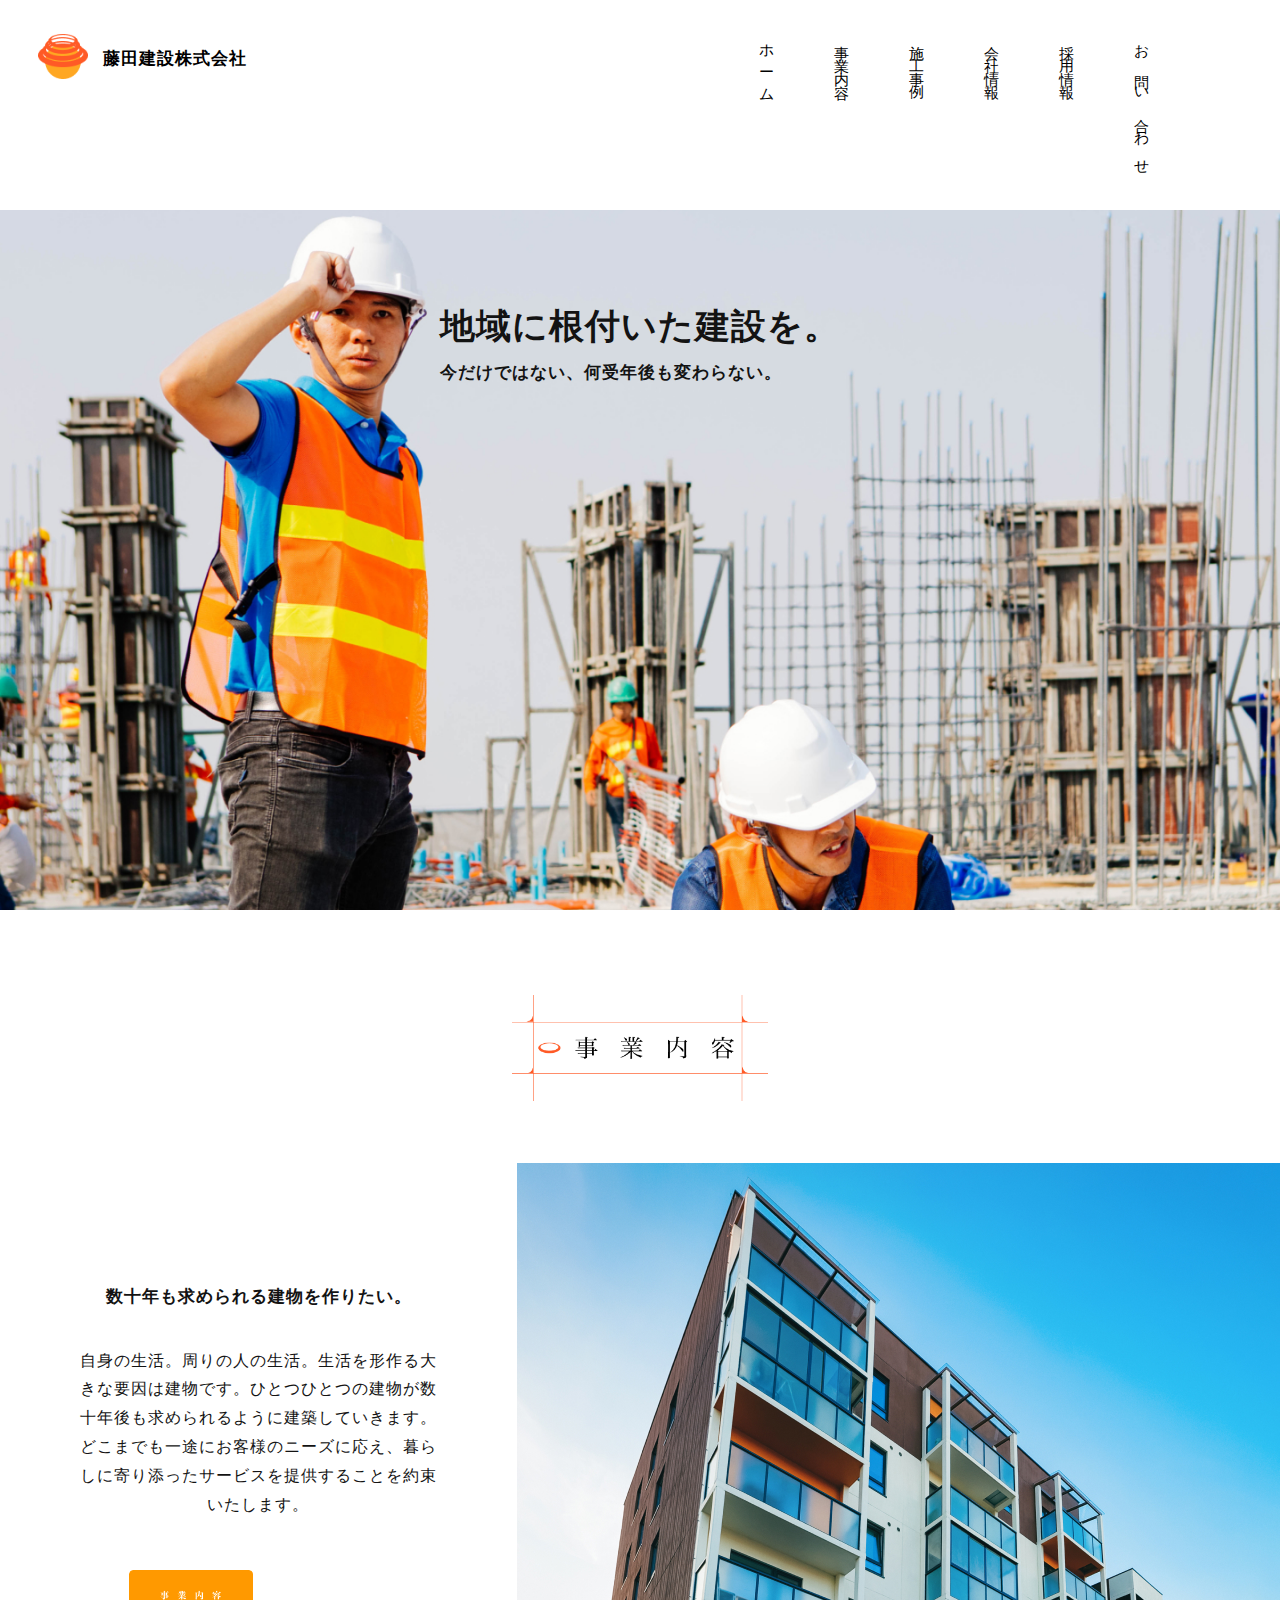
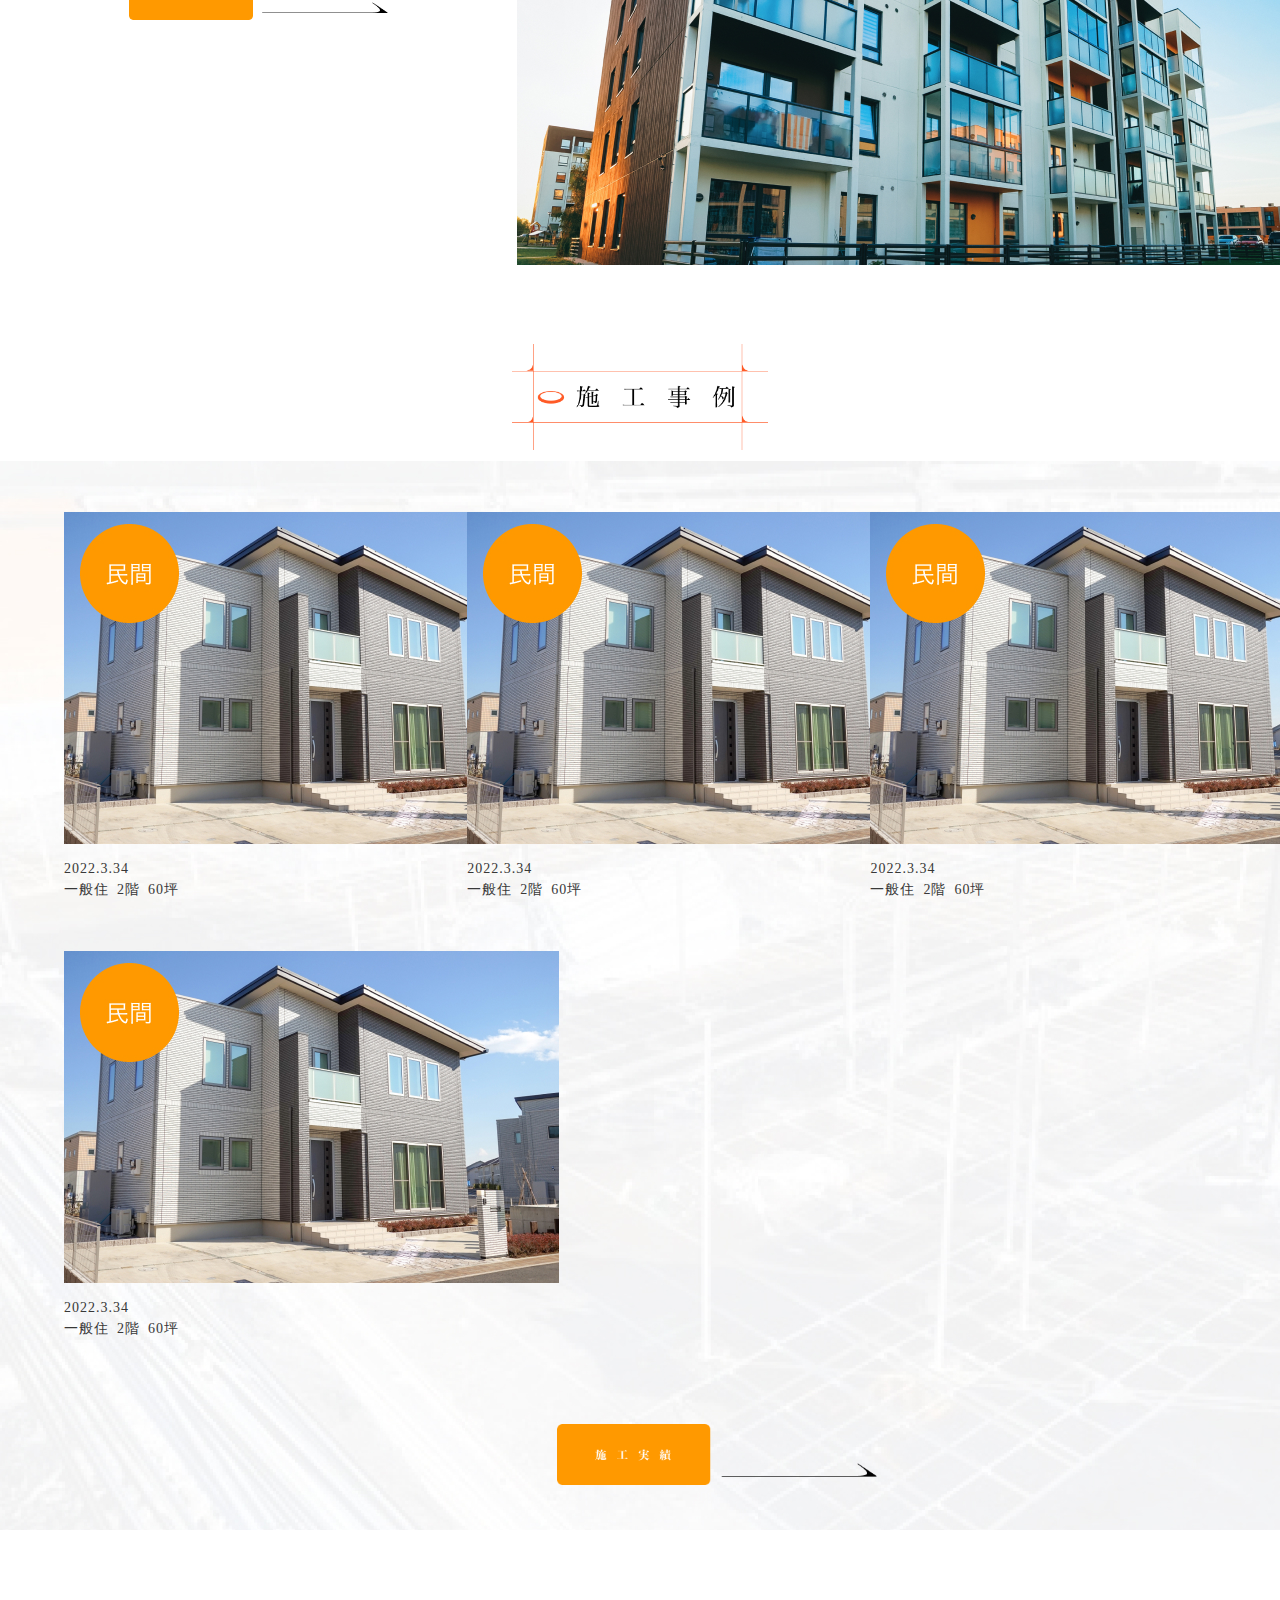
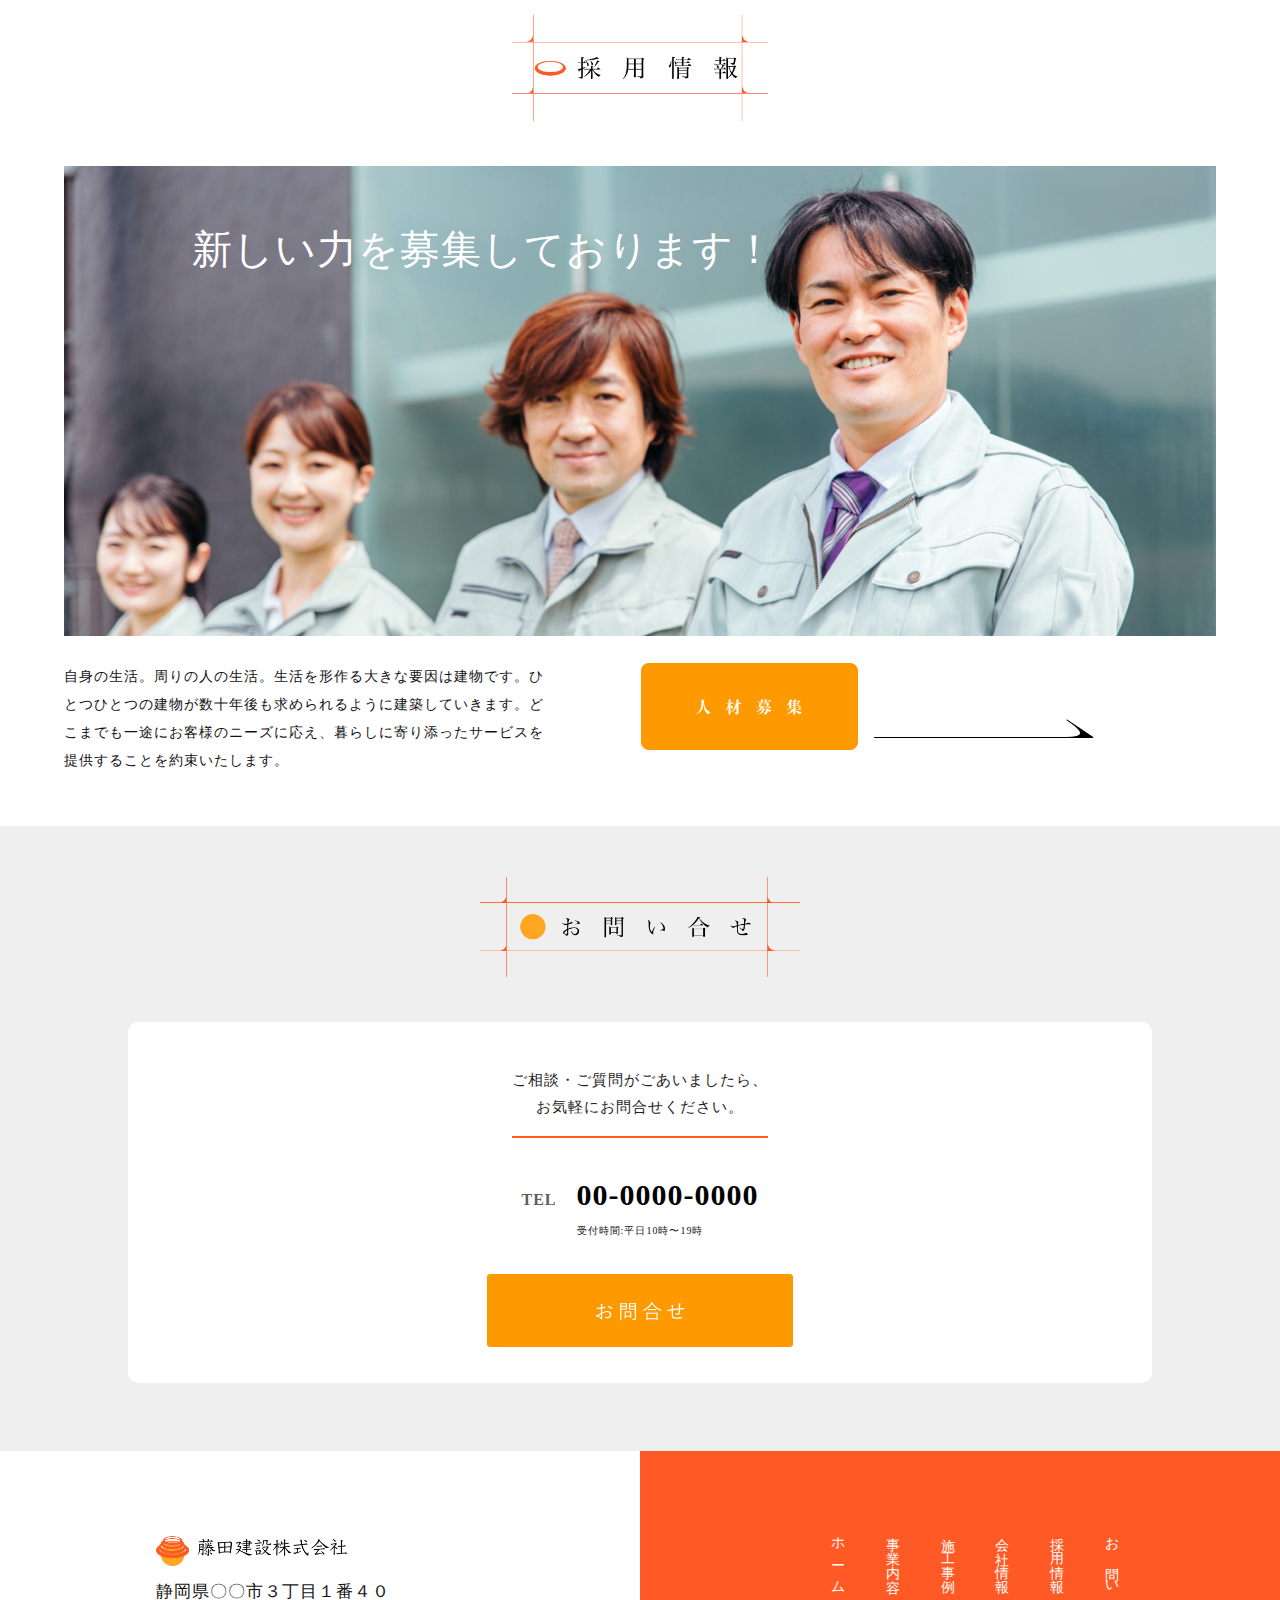
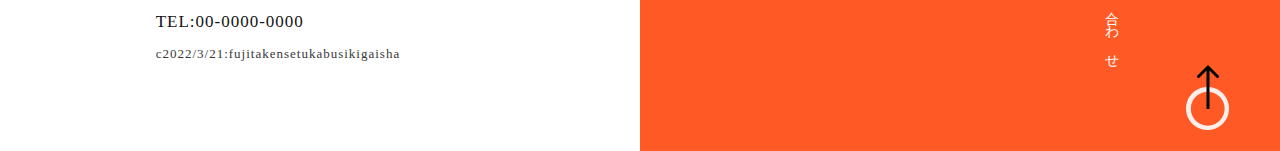
<file: index.html>
<!DOCTYPE html>

<html>
  <head>
    <meta charset="UTF-8">
    <title>プログラミング教材「WithCode」</title>
    <meta name="description" content="「人生をコードと共に」というビジョンを達成するべく、皆さんのプログラミング学習をサポートします。">
    <meta name="keywords" content="IT,プログラミング,コミュニティ">
    <meta name="viewport" content="width=device-width, initial-scale=1.0">
    <meta property="og:title" content="プログラミング教材「WithCode」">
    <meta property="og:type" content="article">
    <meta property="og:url" content="https://withcode-plus.tech">
    <meta property="og:image" content="img/logo.png">
    <meta property="og:description" content="「人生をコードと共に」というビジョンを達成するべく、皆さんのプログラミング学習をサポートします。">
    <meta property="og:site_name" content="プログラミング教材">
    <link rel="icon" href="favicon.ico">
    <link rel="apple-touch-icon" sizes="180x180" href="img/logo.png">
    <link rel="stylesheet" type="text/css" href="css/reset.css">
    <link rel="stylesheet" type="text/css" href="css/index.css">
  </head>
  <!--body-->
  <body>
    <header>
      <div class="header-wrap">
        <div class="header-icon">
            <a href=""><img src="img/top-icon.png" alt="アイコン" width="50px"></a>
            <a href=""><h1>藤田建設株式会社</h1></a>
        </div>
        <div class="header-text">
          <ul>
            <a href="contact.html"><li>お問い合わせ</li></a>
            <a href="saiyou.html"><li>採用情報</li></a>
            <a href="company.html"><li>会社情報</li></a>
            <a href="works.html"><li>施工事例</li></a>
            <a href="vision.html"><li>事業内容</li></a>
            <a href="index.html"><li>ホーム</li></a>
          </ul>
        </div>
      <div class="sub-text">
          <h2>地域に根付いた建設を。</h2>
          <h4>今だけではない、何受年後も変わらない。</h4>
        </div>
      </div>
    </header>

    <!--main-->
    <main>
      <div class="jigyou-wrap">
        <div class="jigyou-title">
          <img src="img/jigyou.png" alt="事業内容" width="20%">
        </div>
        <div class="jigyou-main">
          <div class="jigyou-text">
            <h3>数十年も求められる建物を作りたい。</h3>
            <p>自身の生活。周りの人の生活。生活を形作る大きな要因は建物です。ひとつひとつの建物が数十年後も求められるように建築していきます。どこまでも一途にお客様のニーズに応え、暮らしに寄り添ったサービスを提供することを約束いたします。</p>
            <a href=""><img src="img/jigyou-more.png" alt="more" width="50%"></a>
          </div>
          <div class="jugyou-img">
            <img src="img/jigyou-img.jpg" alt="">
          </div>
        </div>
      </div>
      <div class="works-wrap">
        <div class="works-title">
          <img src="img/sekou.png" alt="" width="20%">
        </div>
          <div class="works-img">
          <div class="works-back">
          <div class="works-main">
            <img src="img/works-img.jpg" alt="施工実績" >
            <span><p>2022.3.34</span><br>一般住&ensp;2階&ensp;60坪</p>
          </div>
          <div class="works-main">
            <img src="img/works-img.jpg" alt="施工実績">
            <span><p>2022.3.34</span><br>一般住&ensp;2階&ensp;60坪</p>
          </div>
          <div class="works-main">
            <img src="img/works-img.jpg" alt="施工実績">
            <span><p>2022.3.34</span><br>一般住&ensp;2階&ensp;60坪</p>
          </div>
          <div class="works-main">
            <img src="img/works-img.jpg" alt="施工実績">
            <span><p>2022.3.34</span><br>一般住&ensp;2階&ensp;60坪</p>
          </div>
          </div>
          <div class="works-more">
            <a href=""><img src="img/sekou-more.png" alt="more" width="25%"></a>
          </div>
        </div>
      </div>
      <div class="saiyou-wrap">
        <div class="saiyou-title">
          <img src="img/saiyou.png" alt="採用情報" width="20%">
        </div>
        <div class="saiyou-top">
          <h3>新しい力を募集しております！</h3>
          <img src="img/saiyou-img.jpg" alt="">
        </div>
        <div class="saiyou-main">
          <p>自身の生活。周りの人の生活。生活を形作る大きな要因は建物です。ひとつひとつの建物が数十年後も求められるように建築していきます。どこまでも一途にお客様のニーズに応え、暮らしに寄り添ったサービスを提供することを約束いたします。</p>
          <a href=""><img src="img/saiyou-more.png" alt="採用情報"></a>
        </div>
      </div>
      <div class="contact-wrap">
        <div class="contact-title">
          <img src="img/contact.png" alt="お問い合わせ" width="25%">
        </div>
        <div class="contact-main">
          <h5>ご相談・ご質問がごあいましたら、<br>お気軽にお問合せください。</h5>
          <h4>TEL<span>00-0000-0000</span></h4>
          <p>受付時間:平日10時〜19時</p>
          <img src="img/contact-more.png" alt="お問い合わせ">
        </div>
      </div>
      <div class="footer">
        <div class="footer-left">
            <img src="img/footer-icon.png" alt="アイコン" width="30%">
            <p>静岡県〇〇市３丁目１番４０<br>TEL:00-0000-0000</p>
            <span>c2022/3/21:fujitakensetukabusikigaisha</span>
        </div>
        <div class="footer-right">
          <ul>
            <a href="contact.html"><li>お問い合わせ</li></a>
            <a href="saiyou.html"><li>採用情報</li></a>
            <a href="company.html"><li>会社情報</li></a>
            <a href="works.html"><li>施工事例</li></a>
            <a href="vision.html"><li>事業内容</li></a>
            <a href="index.html"><li>ホーム</li></a>
          </ul>
        </div>
        <div class="top-back">
      <a href="#" id="page-top"><img src="img/top-back.png" alt="上へ"></a>
    </div>
      </div>
    </main>
  </body>
</html>
</file>
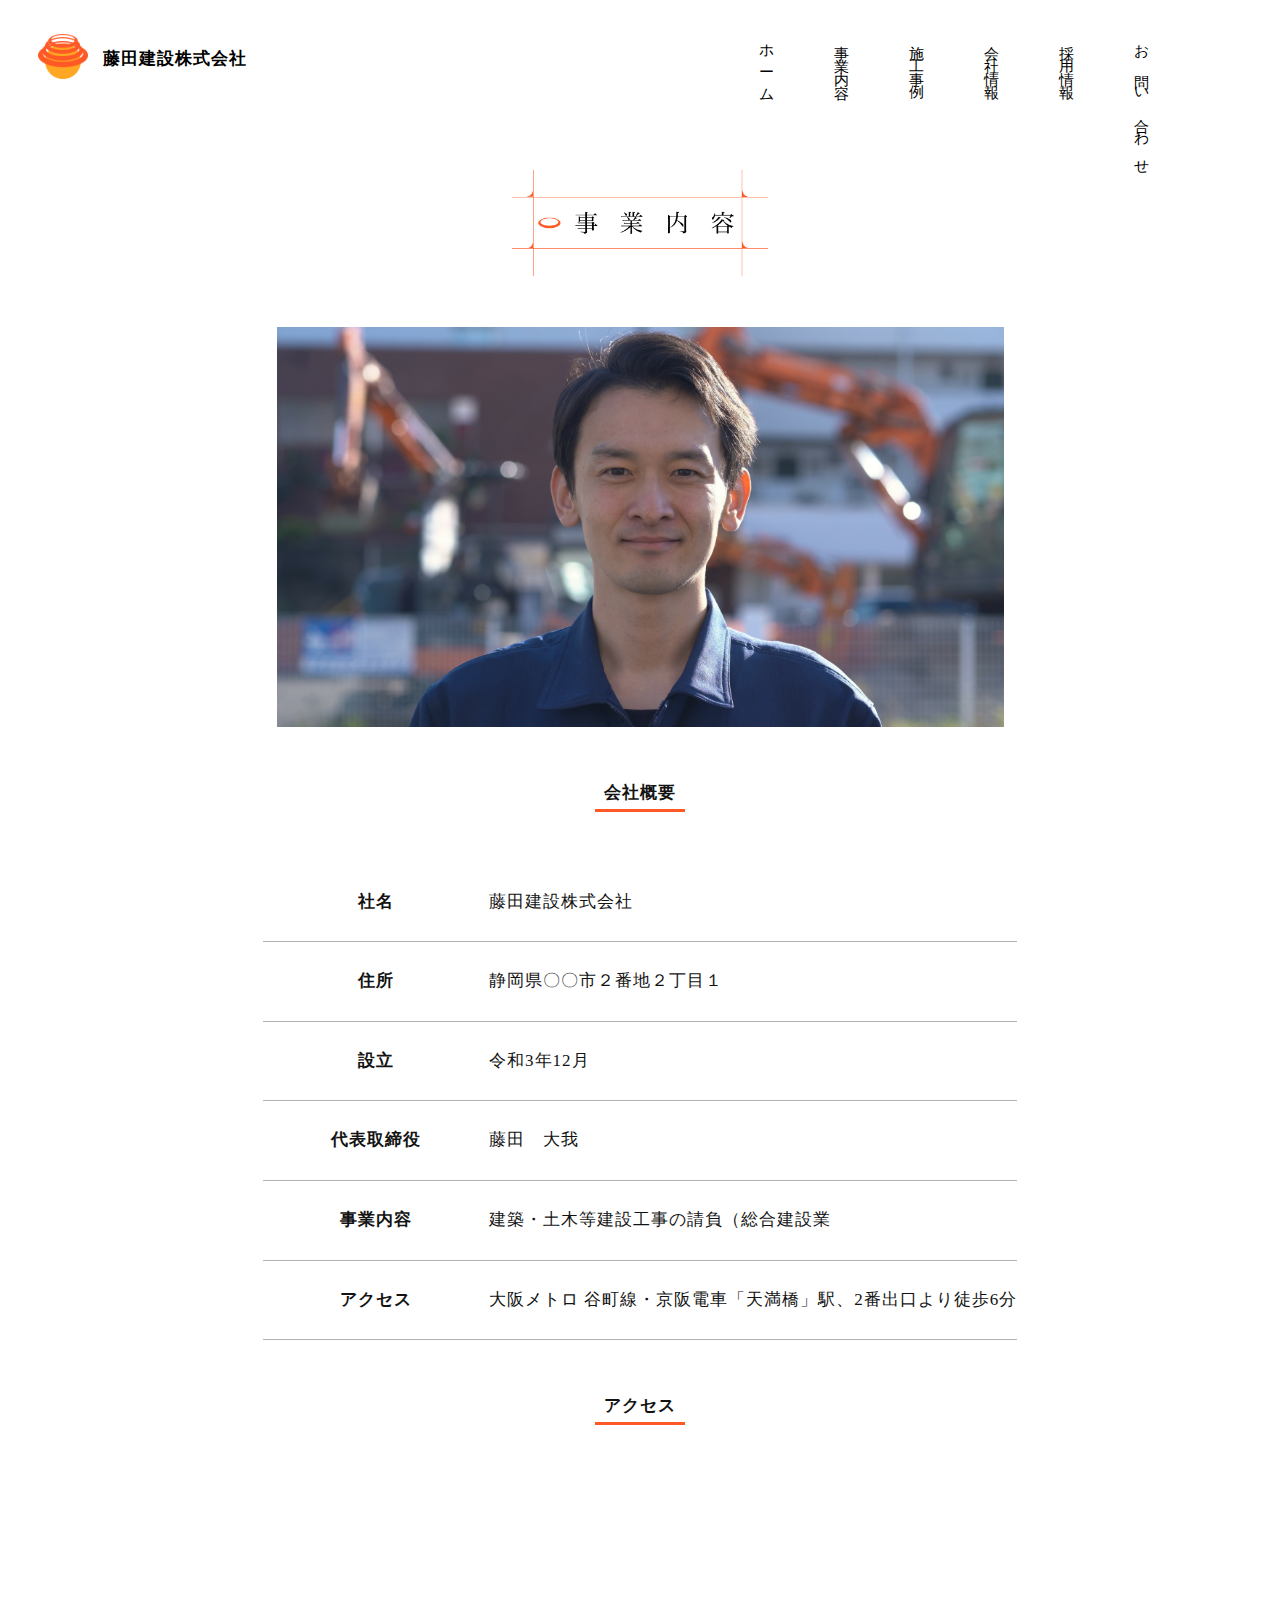
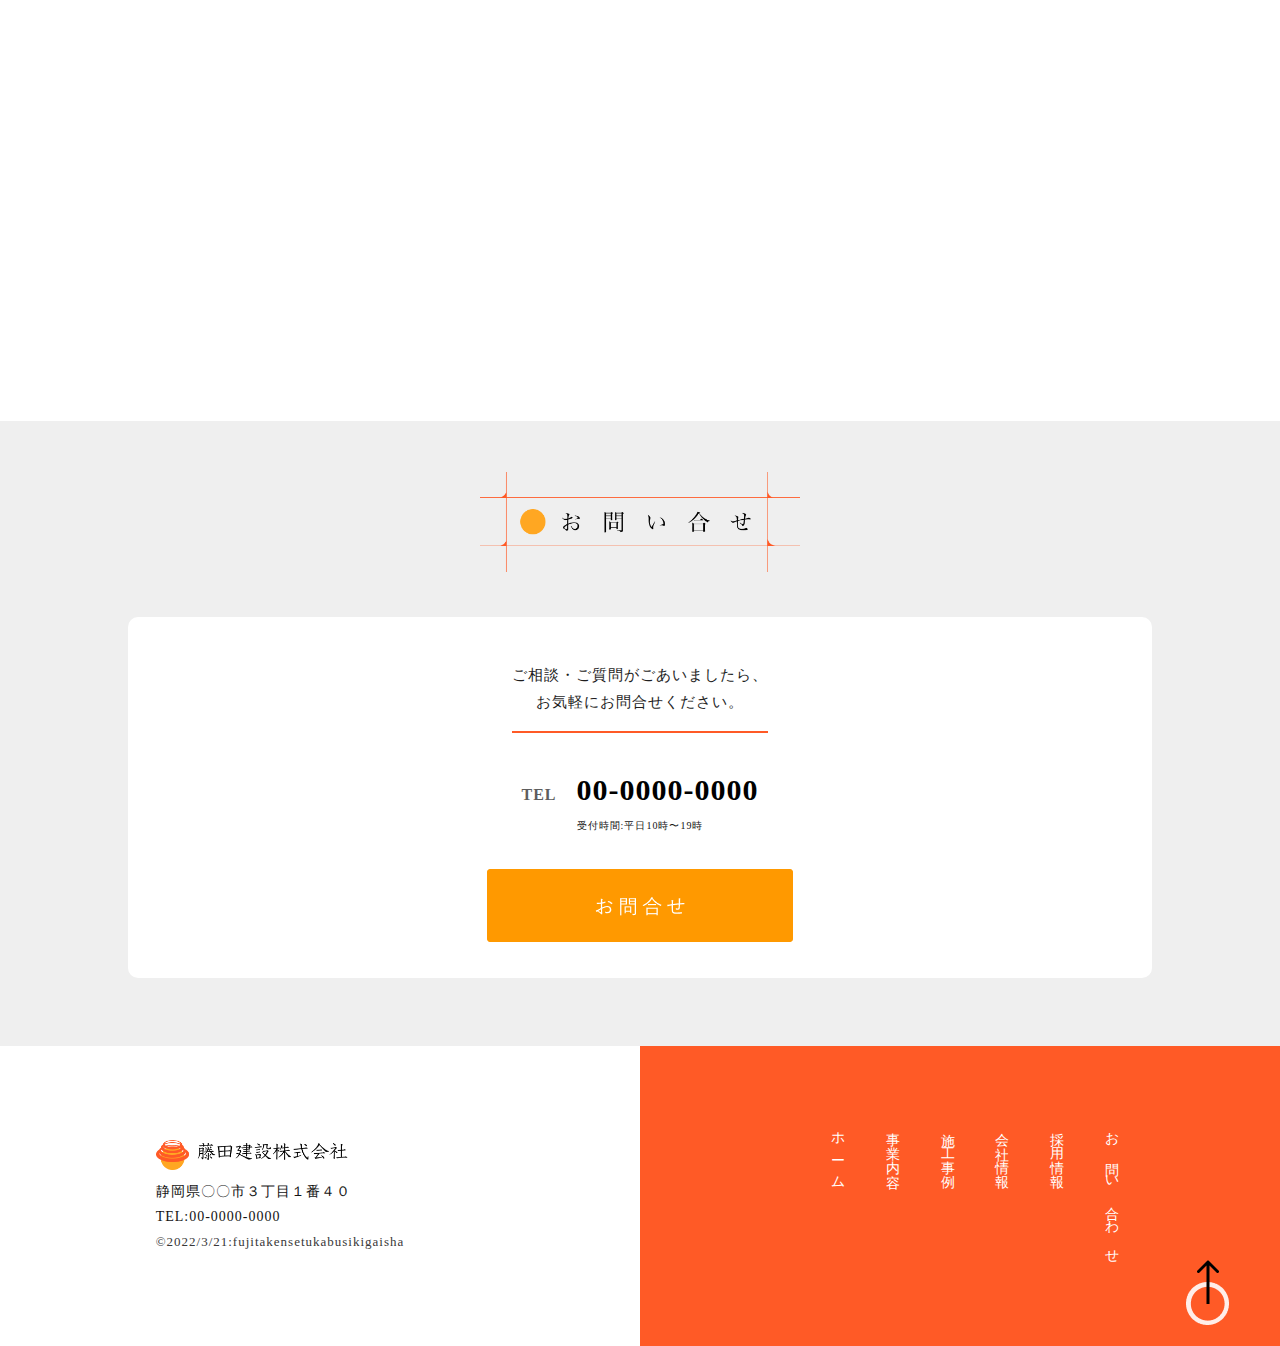
<file: company.html>
<!DOCTYPE html>

<html>

<head>
  <meta charset="UTF-8">
  <title>プログラミング教材「WithCode」</title>
  <meta name="description" content="「人生をコードと共に」というビジョンを達成するべく、皆さんのプログラミング学習をサポートします。">
  <meta name="keywords" content="IT,プログラミング,コミュニティ">
  <meta name="viewport" content="width=device-width, initial-scale=1.0">
  <meta property="og:title" content="プログラミング教材「WithCode」">
  <meta property="og:type" content="article">
  <meta property="og:url" content="https://withcode-plus.tech">
  <meta property="og:image" content="img/logo.png">
  <meta property="og:description" content="「人生をコードと共に」というビジョンを達成するべく、皆さんのプログラミング学習をサポートします。">
  <meta property="og:site_name" content="プログラミング教材">
  <link rel="icon" href="favicon.ico">
  <link rel="apple-touch-icon" sizes="180x180" href="img/logo.png">
  <link rel="stylesheet" type="text/css" href="css/reset.css">
  <link rel="stylesheet" type="text/css" href="css/company.css">
</head>
<!--body-->

<body>
  <header>
    <div class="title">
      <img src="img/jigyou.png" alt="事業内容" width=20%>
    </div>
    <div class="header-wrap">
      <div class="header-icon">
        <a href=""><img src="img/top-icon.png" alt="アイコン" width="50px"></a>
        <a href="">
          <h1>藤田建設株式会社</h1>
        </a>
      </div>
      <div class="header-text">
        <ul>
          <a href="contact.html">
            <li>お問い合わせ</li>
          </a>
          <a href="saiyou.html">
            <li>採用情報</li>
          </a>
          <a href="company.html">
            <li>会社情報</li>
          </a>
          <a href="works.html">
            <li>施工事例</li>
          </a>
          <a href="vision.html">
            <li>事業内容</li>
          </a>
          <a href="index.html">
            <li>ホーム</li>
          </a>
        </ul>
      </div>
  </header>

  <body>
    <div class="comsept-wrap">
      <h3>会社概要</h3>
      <div class="comsept">
        <table id="table01">
          <tr>
            <th>社名</th>
            <td>藤田建設株式会社</td>
          </tr>
          <tr>
            <th>住所</th>
            <td> 静岡県〇〇市２番地２丁目１</td>
          </tr>
          <tr>
            <th>設立</th>
            <td>令和3年12月</td>
          </tr>
          <tr>
            <th>代表取締役</th>
            <td>藤田　大我</td>
          </tr>
          <tr>
            <th>事業内容</th>
            <td>建築・土木等建設工事の請負（総合建設業
            </td>
          </tr>
          <tr>
            <th>アクセス</th>
            <td> 大阪メトロ 谷町線・京阪電車「天満橋」駅、2番出口より徒歩6分 </td>
          </tr>
        </table>
      </div>
      <div class="acses">
        <h3>アクセス</h3>
        <iframe
          src="https://www.google.com/maps/embed?pb=!1m18!1m12!1m3!1d207444.07380372466!2d139.6358004952107!3d35.66927819063719!2m3!1f0!2f0!3f0!3m2!1i1024!2i768!4f13.1!3m3!1m2!1s0x60188ec1a4463df1%3A0x6c0d289a8292810d!2z5rWF6I2J5a-6!5e0!3m2!1sja!2sjp!4v1657430183493!5m2!1sja!2sjp"
          width="80%" height="450" style="border:0;" allowfullscreen="" loading="lazy"
          referrerpolicy="no-referrer-when-downgrade"></iframe>
      </div>
    </div>
            <!--フレームワーク-->
            <div class="contact-wrap">
              <div class="contact-title">
                <img src="img/contact.png" alt="お問い合わせ" width="25%">
              </div>
              <div class="contact-main">
                <h5>ご相談・ご質問がごあいましたら、<br>お気軽にお問合せください。</h5>
                <h4>TEL<span>00-0000-0000</span></h4>
                <p>受付時間:平日10時〜19時</p>
                <img src="img/contact-more.png" alt="お問い合わせ">
              </div>
            </div>
            <!--footer-->
            <div class="footer">
              <div class="footer-left">
                <img src="img/footer-icon.png" alt="アイコン" width="30%">
                <p>静岡県〇〇市３丁目１番４０<br>TEL:00-0000-0000</p>
                <span>©2022/3/21:fujitakensetukabusikigaisha</span>
              </div>
              <div class="footer-right">
                <ul>
                  <a href="contact.html">
                    <li>お問い合わせ</li>
                  </a>
                  <a href="saiyou.html">
                    <li>採用情報</li>
                  </a>
                  <a href="company.html">
                    <li>会社情報</li>
                  </a>
                  <a href="works.html">
                    <li>施工事例</li>
                  </a>
                  <a href="vision.html">
                    <li>事業内容</li>
                  </a>
                  <a href="index.html">
                    <li>ホーム</li>
                  </a>
                </ul>
              </div>
              <div class="top-back">
                <a href="#" id="page-top"><img src="img/top-back.png" alt="上へ"></a>
              </div>
            </div>
            </main>
            </body>
            
            </html>
</file>
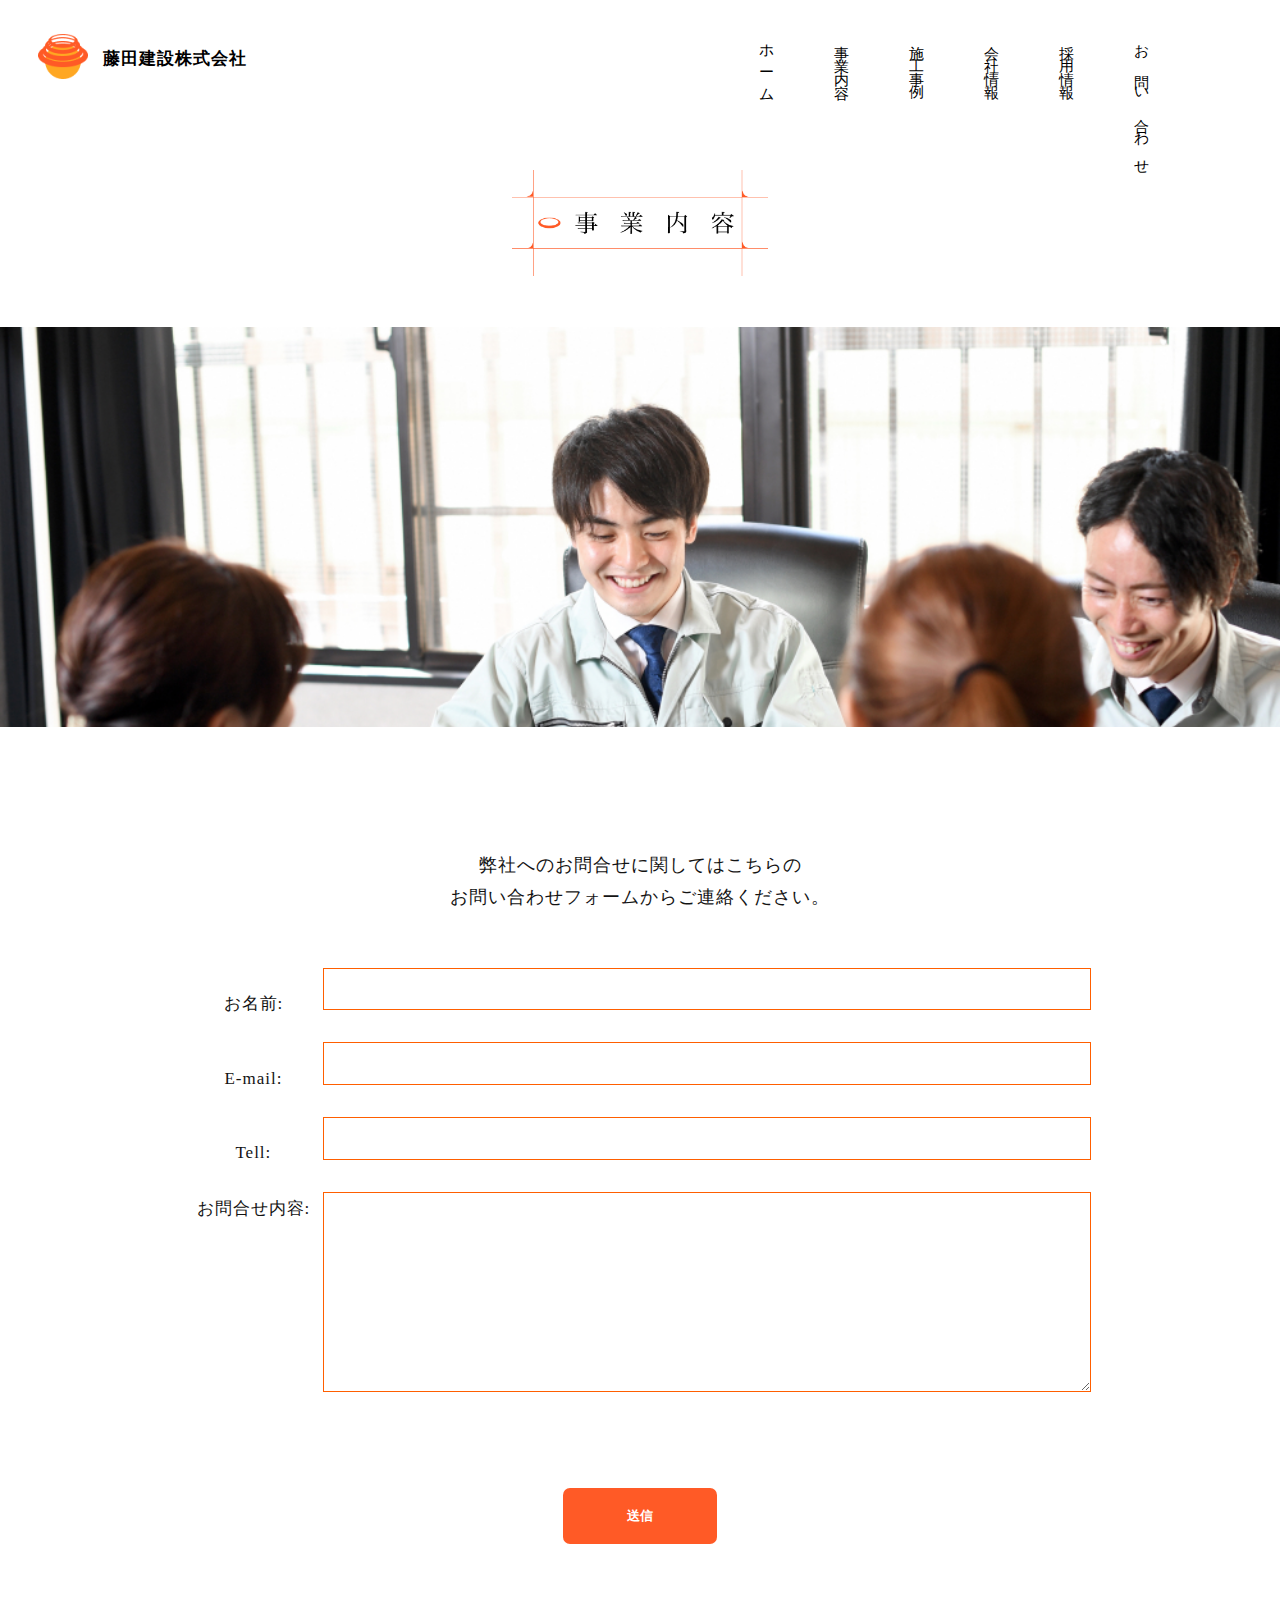
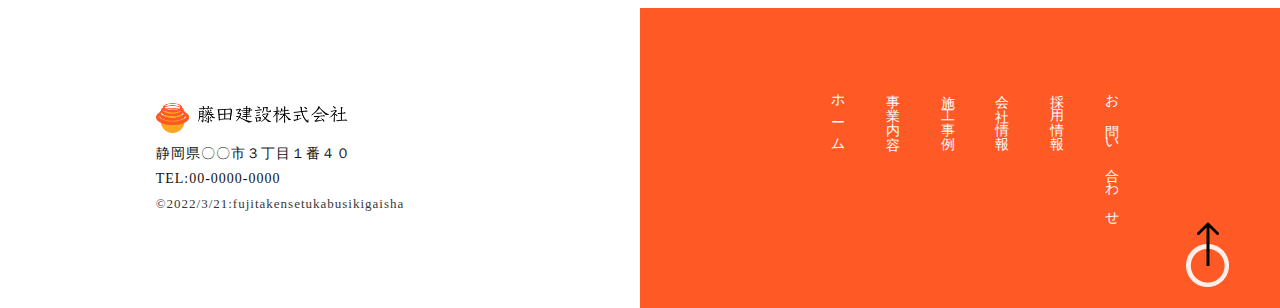
<file: contact.html>
<!DOCTYPE html>

<html>

<head>
  <meta charset="UTF-8">
  <title>プログラミング教材「WithCode」</title>
  <meta name="description" content="「人生をコードと共に」というビジョンを達成するべく、皆さんのプログラミング学習をサポートします。">
  <meta name="keywords" content="IT,プログラミング,コミュニティ">
  <meta name="viewport" content="width=device-width, initial-scale=1.0">
  <meta property="og:title" content="プログラミング教材「WithCode」">
  <meta property="og:type" content="article">
  <meta property="og:url" content="https://withcode-plus.tech">
  <meta property="og:image" content="img/logo.png">
  <meta property="og:description" content="「人生をコードと共に」というビジョンを達成するべく、皆さんのプログラミング学習をサポートします。">
  <meta property="og:site_name" content="プログラミング教材">
  <link rel="icon" href="favicon.ico">
  <link rel="apple-touch-icon" sizes="180x180" href="img/logo.png">
  <link rel="stylesheet" type="text/css" href="css/reset.css">
  <link rel="stylesheet" type="text/css" href="css/contact.css">
</head>
<!--body-->

<body>
  <header>
    <div class="title">
      <img src="img/jigyou.png" alt="事業内容" width=20%>
    </div>
    <div class="header-wrap">
      <div class="header-icon">
        <a href=""><img src="img/top-icon.png" alt="アイコン" width="50px"></a>
        <a href="">
          <h1>藤田建設株式会社</h1>
        </a>
      </div>
      <div class="header-text">
        <ul>
          <a href="contact.html">
            <li>お問い合わせ</li>
          </a>
          <a href="saiyou.html">
            <li>採用情報</li>
          </a>
          <a href="company.html">
            <li>会社情報</li>
          </a>
          <a href="works.html">
            <li>施工事例</li>
          </a>
          <a href="vision.html">
            <li>事業内容</li>
          </a>
          <a href="index.html">
            <li>ホーム</li>
          </a>
        </ul>
      </div>
  </header>
  <div class="main">
    <h3>弊社へのお問合せに関してはこちらの<br>お問い合わせフォームからご連絡ください。</h3>
    <div>
      <label for="name">お名前:</label>
      <input type="text" id="name" name="user_name">
    </div>
    <div>
      <label for="mail">E-mail:</label>
      <input type="email" id="mail" name="user_mail">
    </div>
    <div>
      <label for="tel">Tell:</label>
      <input type="tel" id="tel" name="user_tel">
    </div>
    <div>
      <label for="msg">お問合せ内容:</label>
      <textarea id="msg" name="user_message"></textarea>
    </div>
    <div class="button">
      <button class="button_submit" type="submit">送信</button>
    </div>
  </div>
  </body>
  <!--footer-->
  <div class="footer">
    <div class="footer-left">
      <img src="img/footer-icon.png" alt="アイコン" width="30%">
      <p>静岡県〇〇市３丁目１番４０<br>TEL:00-0000-0000</p>
      <span>©2022/3/21:fujitakensetukabusikigaisha</span>
    </div>
    <div class="footer-right">
      <ul>
        <a href="contact.html">
          <li>お問い合わせ</li>
        </a>
        <a href="saiyou.html">
          <li>採用情報</li>
        </a>
        <a href="company.html">
          <li>会社情報</li>
        </a>
        <a href="works.html">
          <li>施工事例</li>
        </a>
        <a href="vision.html">
          <li>事業内容</li>
        </a>
        <a href="index.html">
          <li>ホーム</li>
        </a>
      </ul>
    </div>
    <div class="top-back">
      <a href="#" id="page-top"><img src="img/top-back.png" alt="上へ"></a>
    </div>
  </div>
  </main>
  </body>
  
  </html>
</file>
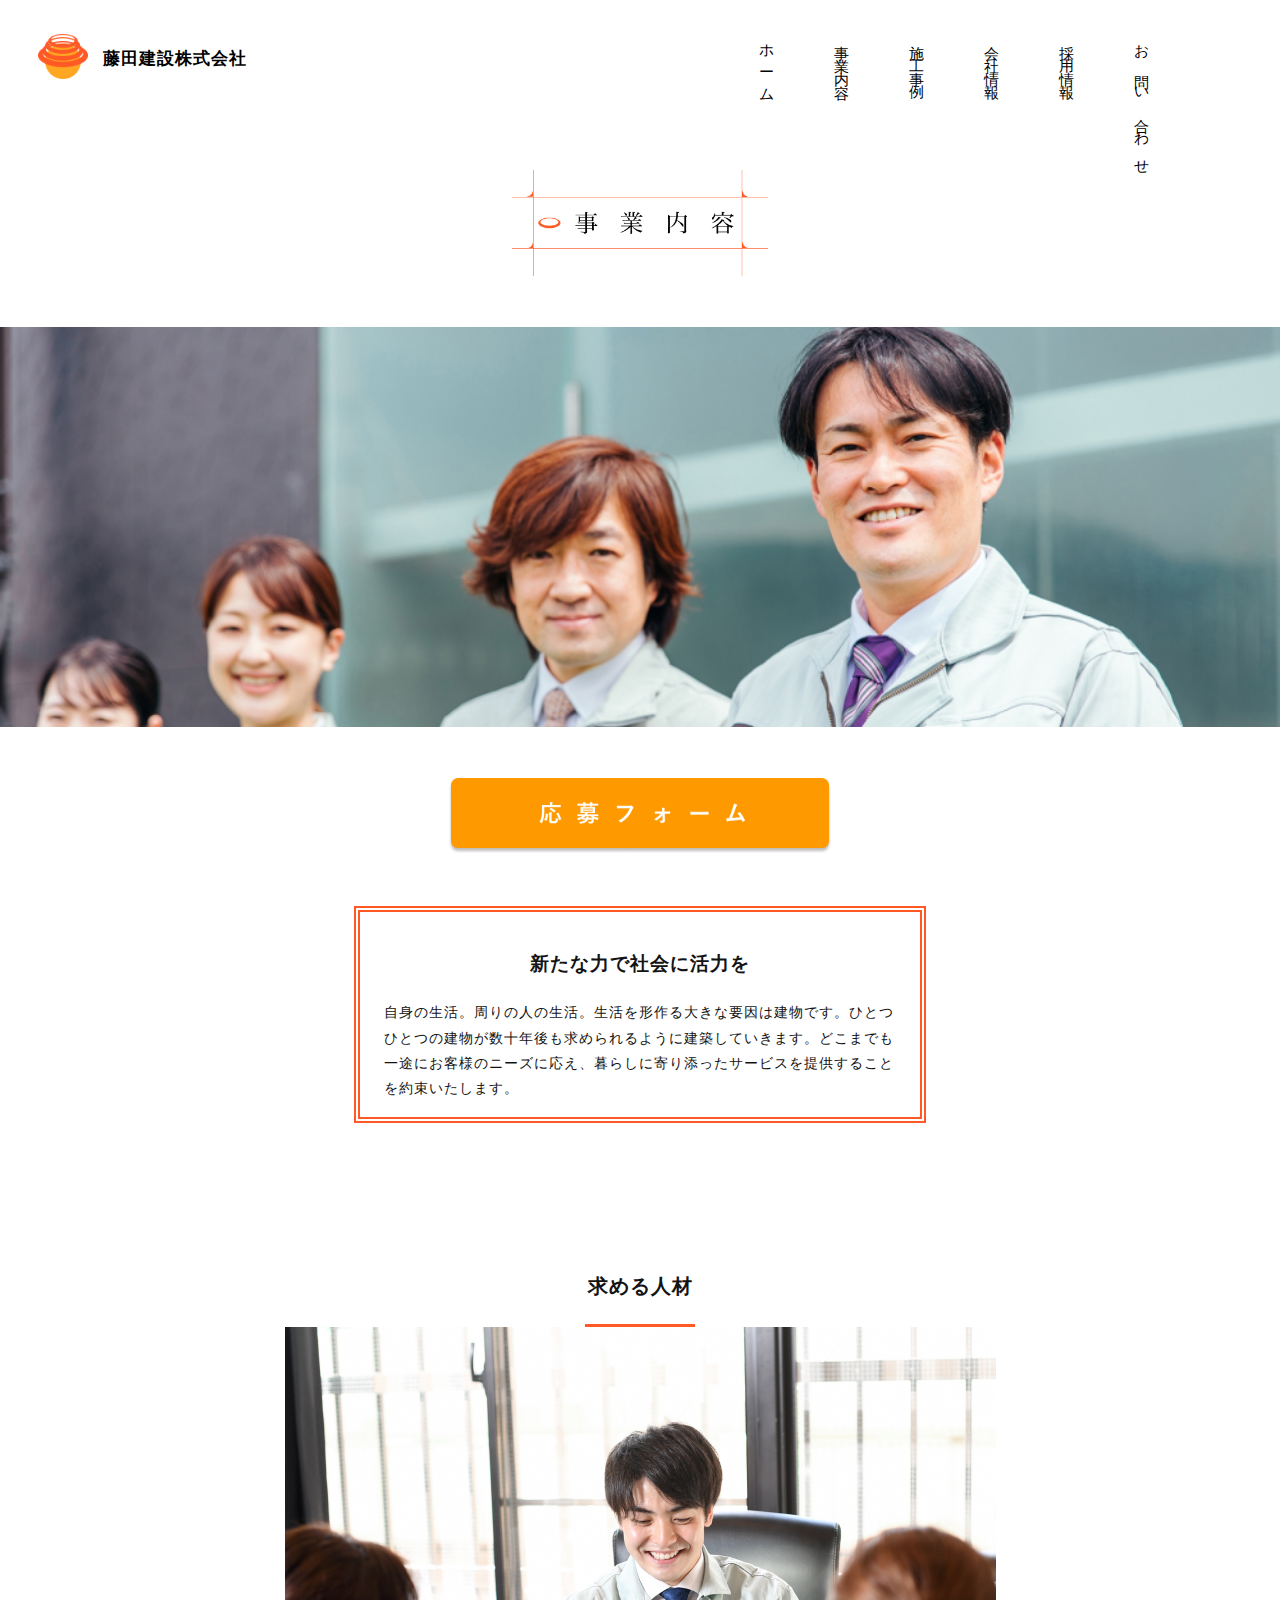
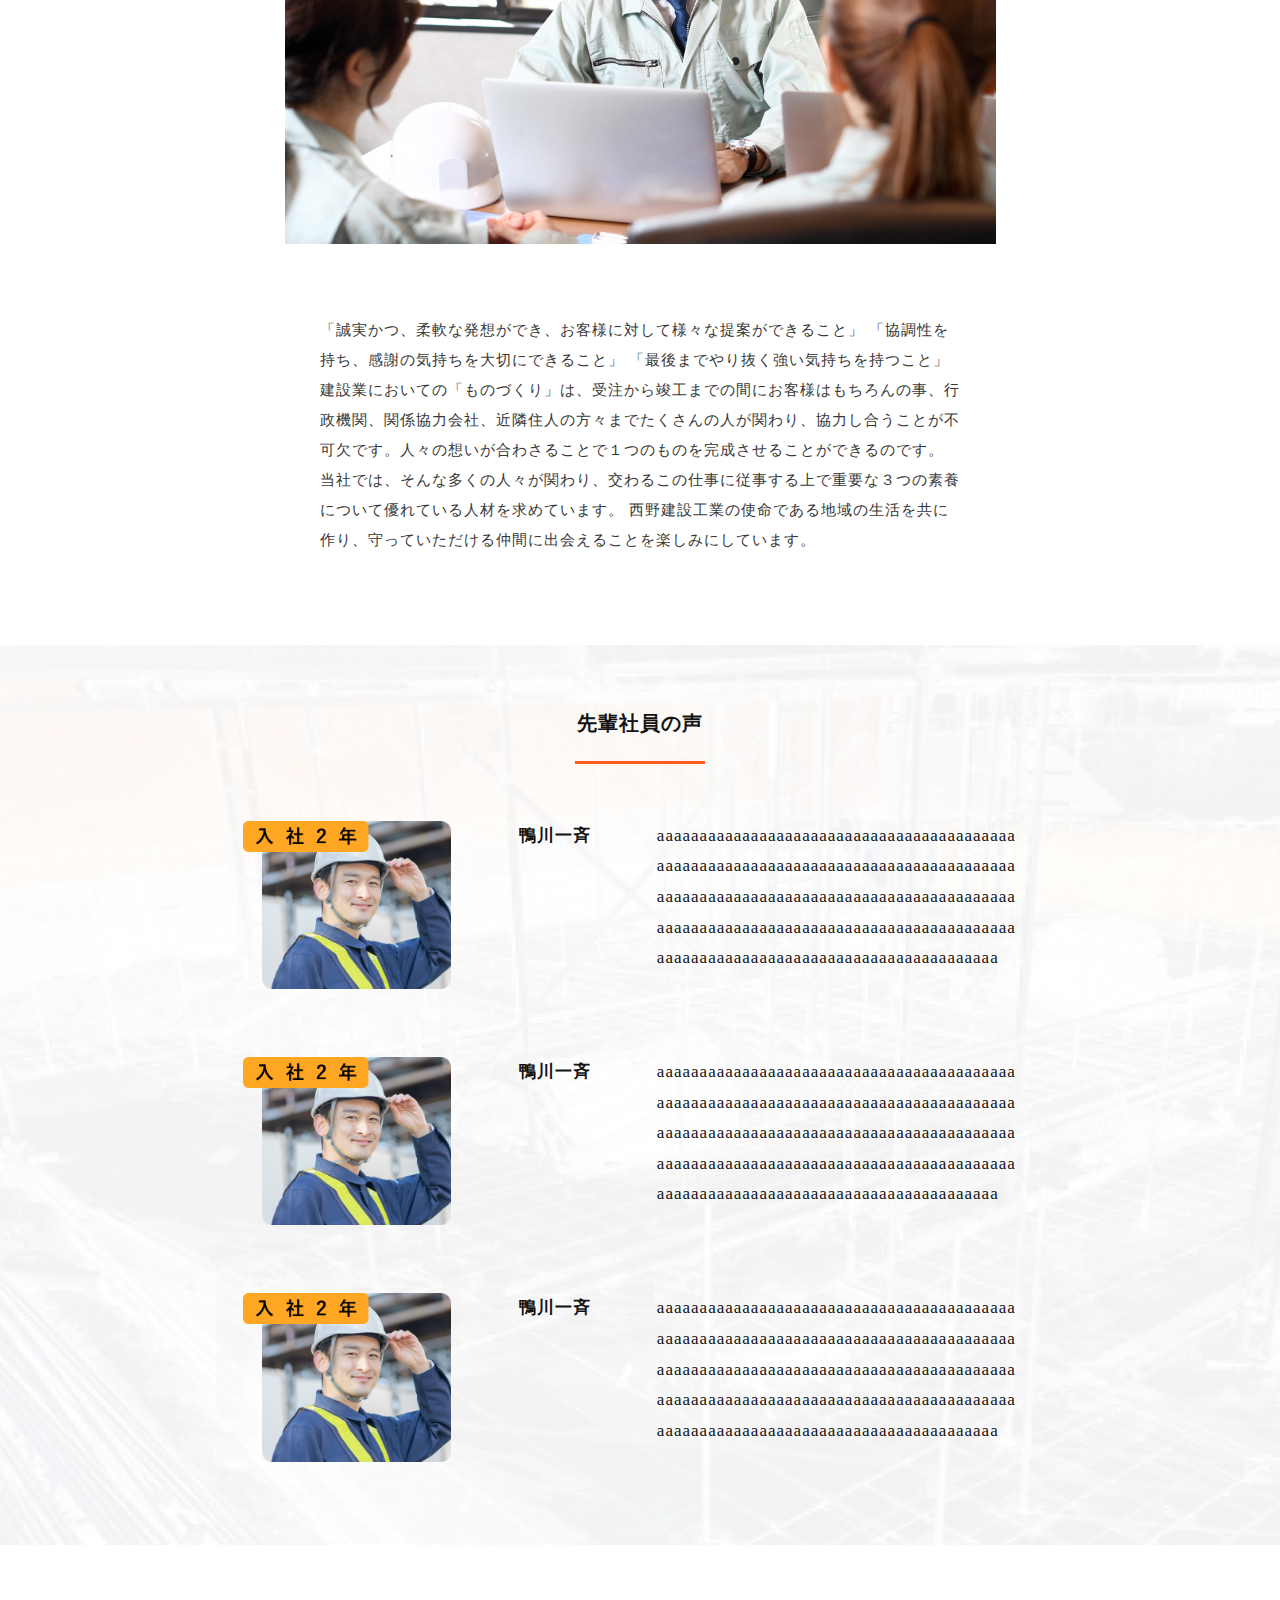
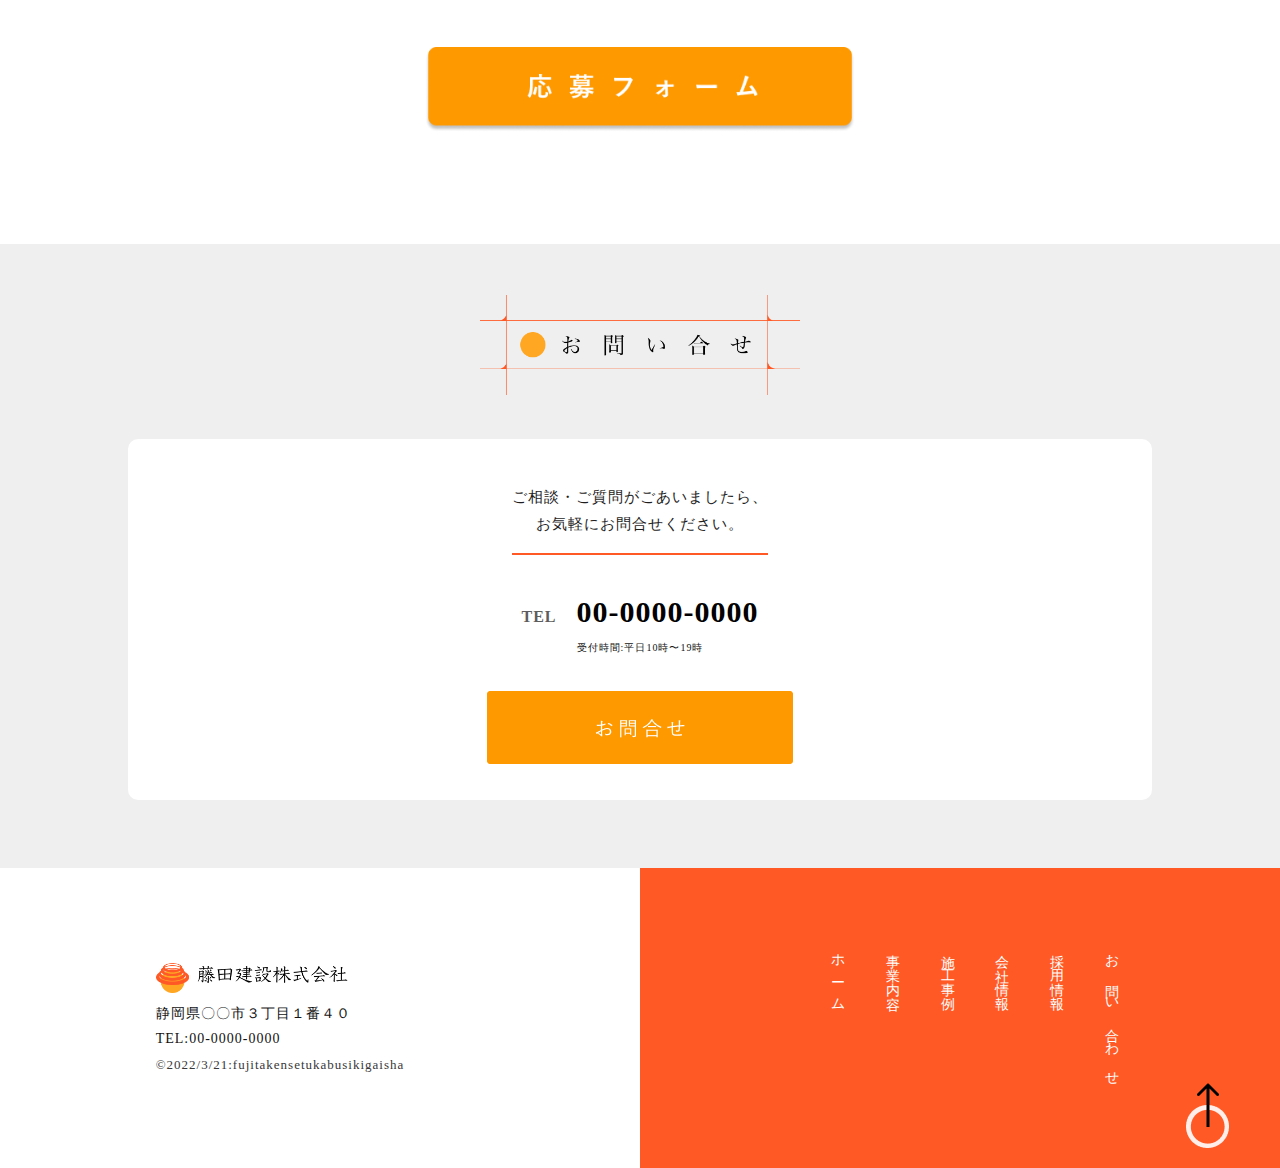
<file: saiyou.html>
<!DOCTYPE html>

<html>

<head>
  <meta charset="UTF-8">
  <title>プログラミング教材「WithCode」</title>
  <meta name="description" content="「人生をコードと共に」というビジョンを達成するべく、皆さんのプログラミング学習をサポートします。">
  <meta name="keywords" content="IT,プログラミング,コミュニティ">
  <meta name="viewport" content="width=device-width, initial-scale=1.0">
  <meta property="og:title" content="プログラミング教材「WithCode」">
  <meta property="og:type" content="article">
  <meta property="og:url" content="https://withcode-plus.tech">
  <meta property="og:image" content="img/logo.png">
  <meta property="og:description" content="「人生をコードと共に」というビジョンを達成するべく、皆さんのプログラミング学習をサポートします。">
  <meta property="og:site_name" content="プログラミング教材">
  <link rel="icon" href="favicon.ico">
  <link rel="apple-touch-icon" sizes="180x180" href="img/logo.png">
  <link rel="stylesheet" type="text/css" href="css/reset.css">
  <link rel="stylesheet" type="text/css" href="css/saiyou.css">
</head>
<!--body-->

<body>
  <header>
    <div class="title">
      <img src="img/jigyou.png" alt="事業内容" width=20%>
    </div>
    <div class="header-wrap">
      <div class="header-icon">
        <a href=""><img src="img/top-icon.png" alt="アイコン" width="50px"></a>
        <a href="">
          <h1>藤田建設株式会社</h1>
        </a>
      </div>
      <div class="header-text">
        <ul>
          <a href="contact.html">
            <li>お問い合わせ</li>
          </a>
          <a href="saiyou.html">
            <li>採用情報</li>
          </a>
          <a href="company.html">
            <li>会社情報</li>
          </a>
          <a href="works.html">
            <li>施工事例</li>
          </a>
          <a href="vision.html">
            <li>事業内容</li>
          </a>
          <a href="index.html">
            <li>ホーム</li>
          </a>
        </ul>
      </div>
      </div>
  </header>

  <body>
    <div class="saiyou-wrap">
      <div class="saiyou-img">
      <img src="img/oubo.png" alt="応募フォーム" width="30%">
      </div>
      <div class="saiyou-top">
        <h3>新たな力で社会に活力を</h3>
        <p>自身の生活。周りの人の生活。生活を形作る大きな要因は建物です。ひとつひとつの建物が数十年後も求められるように建築していきます。どこまでも一途にお客様のニーズに応え、暮らしに寄り添ったサービスを提供することを約束いたします。
        </p>
      </div>
      <div class="saiyou-jinzai">
        <h3>求める人材</h3>
        <img src="img/motomeru.jpg" alt="求める人材">
        <p>「誠実かつ、柔軟な発想ができ、お客様に対して様々な提案ができること」
        「協調性を持ち、感謝の気持ちを大切にできること」
        「最後までやり抜く強い気持ちを持つこと」
        
        建設業においての「ものづくり」は、受注から竣工までの間にお客様はもちろんの事、行政機関、関係協力会社、近隣住人の方々までたくさんの人が関わり、協力し合うことが不可欠です。人々の想いが合わさることで１つのものを完成させることができるのです。
        当社では、そんな多くの人々が関わり、交わるこの仕事に従事する上で重要な３つの素養について優れている人材を求めています。
        
        西野建設工業の使命である地域の生活を共に作り、守っていただける仲間に出会えることを楽しみにしています。</p>
      </div>
      </div>
      <div class="ancate-wrap">
        <div class="ancate">
          <h3>先輩社員の声</h3>
        </div>
      <div class="ancate-texttop">
        <div class="ancate-text">
          <img class="d" src="img/senpai.png" alt="先輩" width="">
          <h3>鴨川一斉</h3>
          <p>[base64]</p>
        </div>
        <div class="ancate-text">
          <img class="d" src="img/senpai.png" alt="先輩" width="">
          <h3>鴨川一斉</h3>
          <p>[base64]</p>
        </div>
        <div class="ancate-text">
          <img class="d" src="img/senpai.png" alt="先輩" width="">
          <h3>鴨川一斉</h3>
          <p>[base64]</p>
        </div>
      </div>
      </div>
      <div class="ancate-more">
        <img src="img/oubo.png" alt="応募フォーム" width="40%">
      </div>
      <!--フレームワーク-->
      <div class="contact-wrap">
        <div class="contact-title">
          <img src="img/contact.png" alt="お問い合わせ" width="25%">
        </div>
        <div class="contact-main">
          <h5>ご相談・ご質問がごあいましたら、<br>お気軽にお問合せください。</h5>
          <h4>TEL<span>00-0000-0000</span></h4>
          <p>受付時間:平日10時〜19時</p>
          <img src="img/contact-more.png" alt="お問い合わせ">
        </div>
      </div>
      <!--footer-->
      <div class="footer">
        <div class="footer-left">
          <img src="img/footer-icon.png" alt="アイコン" width="30%">
          <p>静岡県〇〇市３丁目１番４０<br>TEL:00-0000-0000</p>
          <span>©2022/3/21:fujitakensetukabusikigaisha</span>
        </div>
        <div class="footer-right">
          <ul>
            <a href="contact.html">
              <li>お問い合わせ</li>
            </a>
            <a href="saiyou.html">
              <li>採用情報</li>
            </a>
            <a href="company.html">
              <li>会社情報</li>
            </a>
            <a href="works.html">
              <li>施工事例</li>
            </a>
            <a href="vision.html">
              <li>事業内容</li>
            </a>
            <a href="index.html">
              <li>ホーム</li>
            </a>
          </ul>
        </div>
        <div class="top-back">
          <a href="#" id="page-top"><img src="img/top-back.png" alt="上へ"></a>
        </div>
      </div>
      </main>
      </body>
      
      </html>
</file>
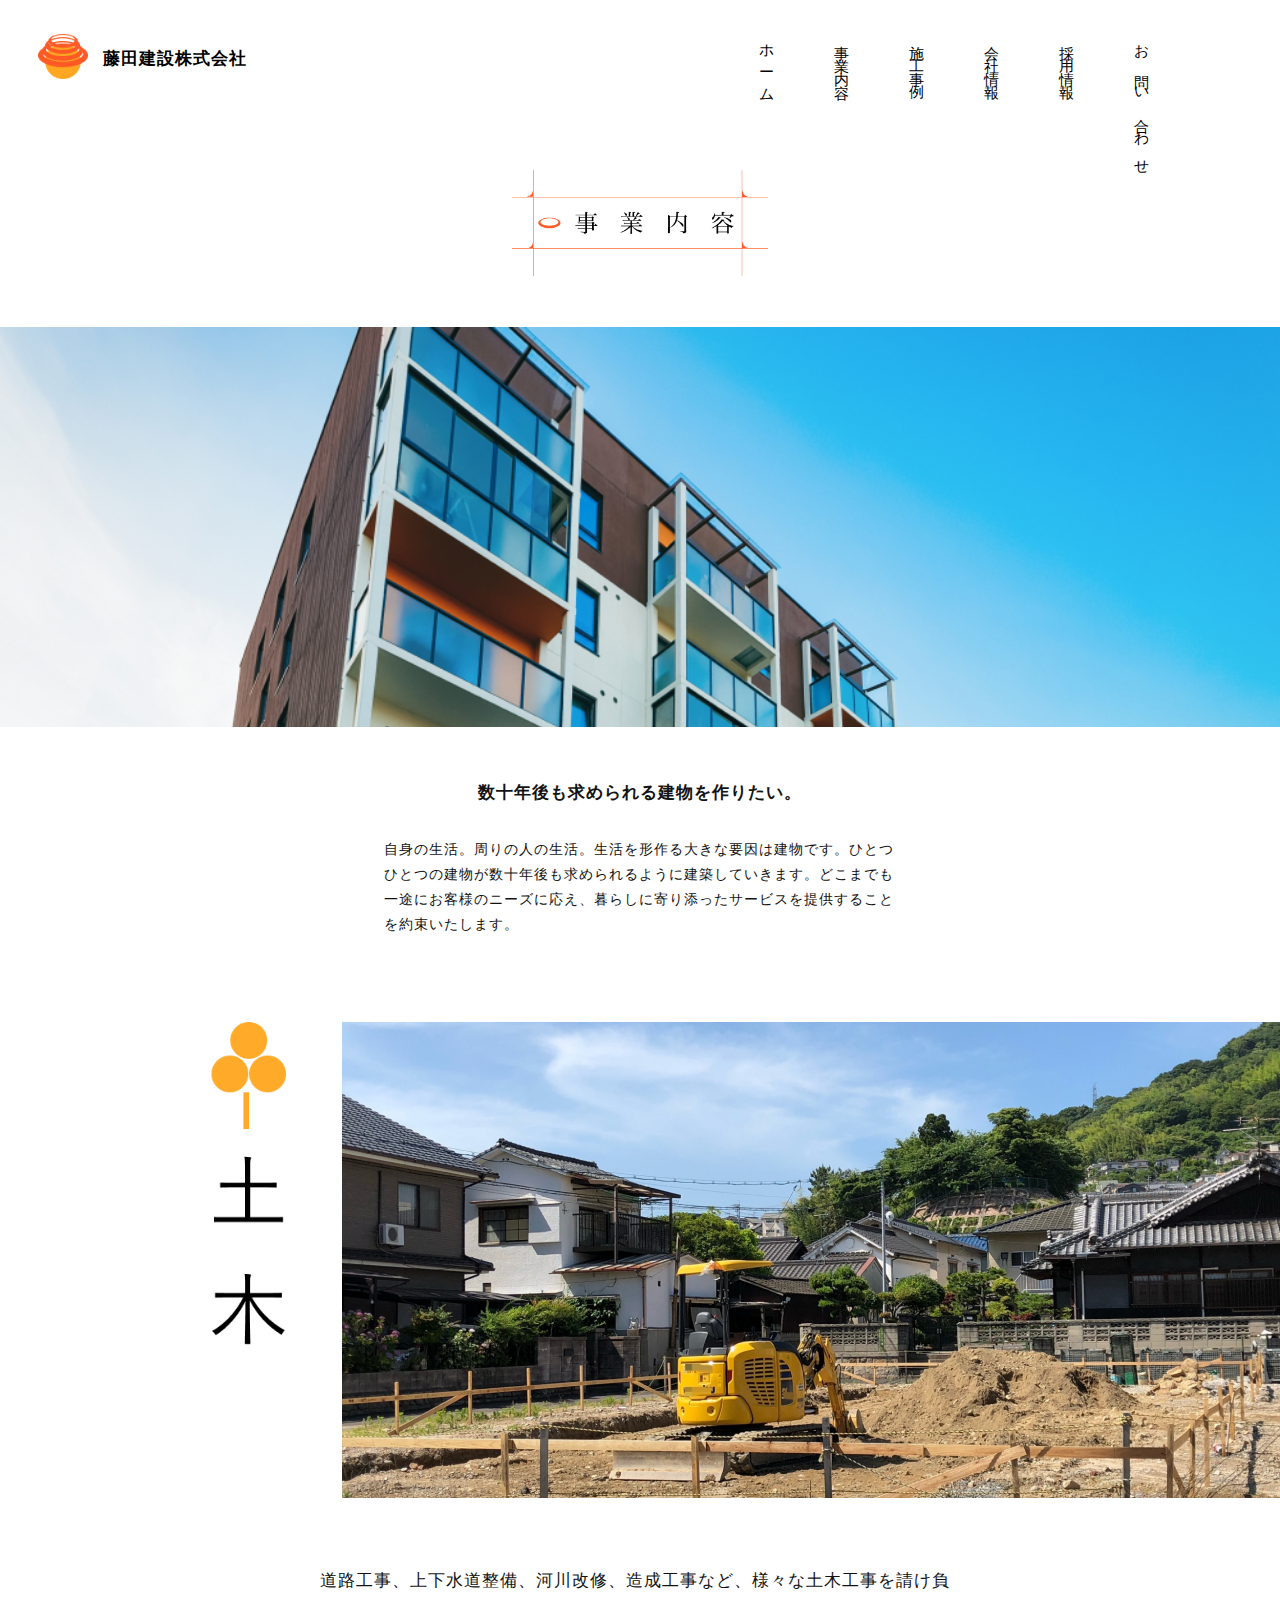
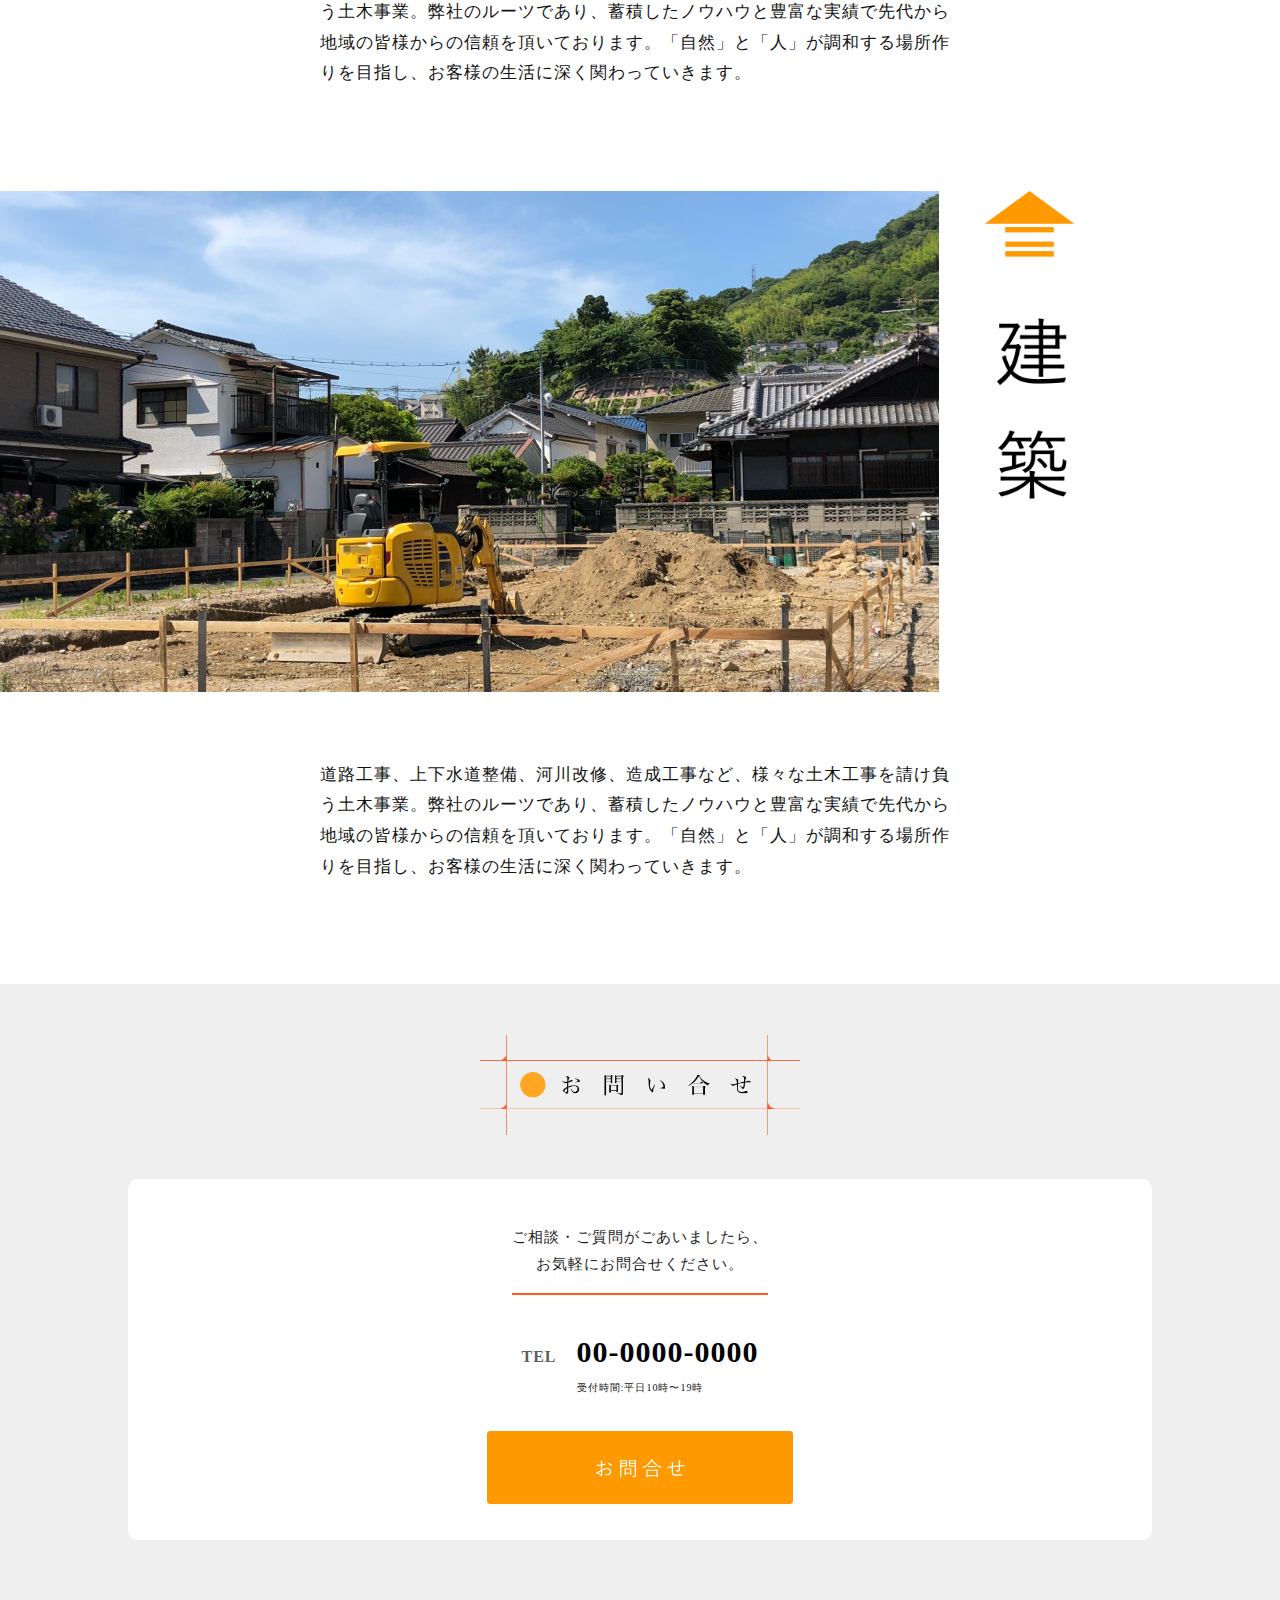
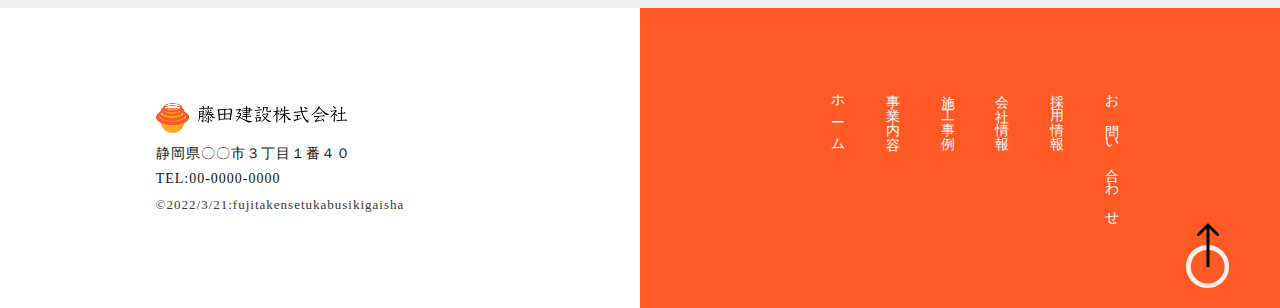
<file: vision.html>
<!DOCTYPE html>

<html>

<head>
  <meta charset="UTF-8">
  <title>プログラミング教材「WithCode」</title>
  <meta name="description" content="「人生をコードと共に」というビジョンを達成するべく、皆さんのプログラミング学習をサポートします。">
  <meta name="keywords" content="IT,プログラミング,コミュニティ">
  <meta name="viewport" content="width=device-width, initial-scale=1.0">
  <meta property="og:title" content="プログラミング教材「WithCode」">
  <meta property="og:type" content="article">
  <meta property="og:url" content="https://withcode-plus.tech">
  <meta property="og:image" content="img/logo.png">
  <meta property="og:description" content="「人生をコードと共に」というビジョンを達成するべく、皆さんのプログラミング学習をサポートします。">
  <meta property="og:site_name" content="プログラミング教材">
  <link rel="icon" href="favicon.ico">
  <link rel="apple-touch-icon" sizes="180x180" href="img/logo.png">
  <link rel="stylesheet" type="text/css" href="css/reset.css">
  <link rel="stylesheet" type="text/css" href="css/vision.css">
</head>
<!--body-->

<body>
  <header>
    <div class="title">
      <img src="img/jigyou.png" alt="事業内容"width=20%>
    </div>
    <div class="header-wrap">
      <div class="header-icon">
        <a href=""><img src="img/top-icon.png" alt="アイコン" width="50px"></a>
        <a href="">
          <h1>藤田建設株式会社</h1>
        </a>
      </div>
  <div class="header-text">
    <ul>
      <a href="contact.html">
        <li>お問い合わせ</li>
      </a>
      <a href="saiyou.html">
        <li>採用情報</li>
      </a>
      <a href="company.html">
        <li>会社情報</li>
      </a>
      <a href="works.html">
        <li>施工事例</li>
      </a>
      <a href="vision.html">
        <li>事業内容</li>
      </a>
      <a href="index.html">
        <li>ホーム</li>
      </a>
    </ul>
  </div>
  </header>

  <body>
    <div class="jigyou-wrap">
      <div class="jigyou-top">
        <h1>数十年後も求められる建物を作りたい。</h1>
        <p>自身の生活。周りの人の生活。生活を形作る大きな要因は建物です。ひとつひとつの建物が数十年後も求められるように建築していきます。どこまでも一途にお客様のニーズに応え、暮らしに寄り添ったサービスを提供することを約束いたします。
        </p>
      </div>
      <div class="doboku-wrap">
        <div class="doboku-title">
          <img src="img/doboku-icon.png" alt="土木" width="6%">
          <img src="img/jigyou-doboku.jpg" alt="土木画像">
        </div>
        <div class="doboku-text">
          <p>道路工事、上下水道整備、河川改修、造成工事など、様々な土木工事を請け負う土木事業。弊社のルーツであり、蓄積したノウハウと豊富な実績で先代から地域の皆様からの信頼を頂いております。「自然」と「人」が調和する場所作りを目指し、お客様の生活に深く関わっていきます。</p>
        </div>
      </div>
      <div class="kentiku-wrap">
        <div class="kentiku-title">
          <img src="img/jigyou-kentiku.jpg" alt="建築">
          <img  src="img/kentiku-icon.png" alt="建築" width="8%">
        </div>
          <div class="kentiku-text">
            <p>道路工事、上下水道整備、河川改修、造成工事など、様々な土木工事を請け負う土木事業。弊社のルーツであり、蓄積したノウハウと豊富な実績で先代から地域の皆様からの信頼を頂いております。「自然」と「人」が調和する場所作りを目指し、お客様の生活に深く関わっていきます。</p>
          </div>
      </div>
    </div>
    <!--フレームワーク-->
  <div class="contact-wrap">
    <div class="contact-title">
      <img src="img/contact.png" alt="お問い合わせ" width="25%">
    </div>
    <div class="contact-main">
      <h5>ご相談・ご質問がごあいましたら、<br>お気軽にお問合せください。</h5>
      <h4>TEL<span>00-0000-0000</span></h4>
      <p>受付時間:平日10時〜19時</p>
      <img src="img/contact-more.png" alt="お問い合わせ">
    </div>
  </div>
  <!--footer-->
  <div class="footer">
    <div class="footer-left">
      <img src="img/footer-icon.png" alt="アイコン" width="30%">
      <p>静岡県〇〇市３丁目１番４０<br>TEL:00-0000-0000</p>
      <span>©2022/3/21:fujitakensetukabusikigaisha</span>
    </div>
    <div class="footer-right">
      <ul>
        <a href="contact.html">
          <li>お問い合わせ</li>
        </a>
        <a href="saiyou.html">
          <li>採用情報</li>
        </a>
        <a href="company.html">
          <li>会社情報</li>
        </a>
        <a href="works.html">
          <li>施工事例</li>
        </a>
        <a href="vision.html">
          <li>事業内容</li>
        </a>
        <a href="index.html">
          <li>ホーム</li>
        </a>
      </ul>
    </div>
    <div class="top-back">
      <a href="#" id="page-top"><img src="img/top-back.png" alt="上へ"></a>
    </div>
  </div>
  </main>
  </body>
  
  </html>
</file>
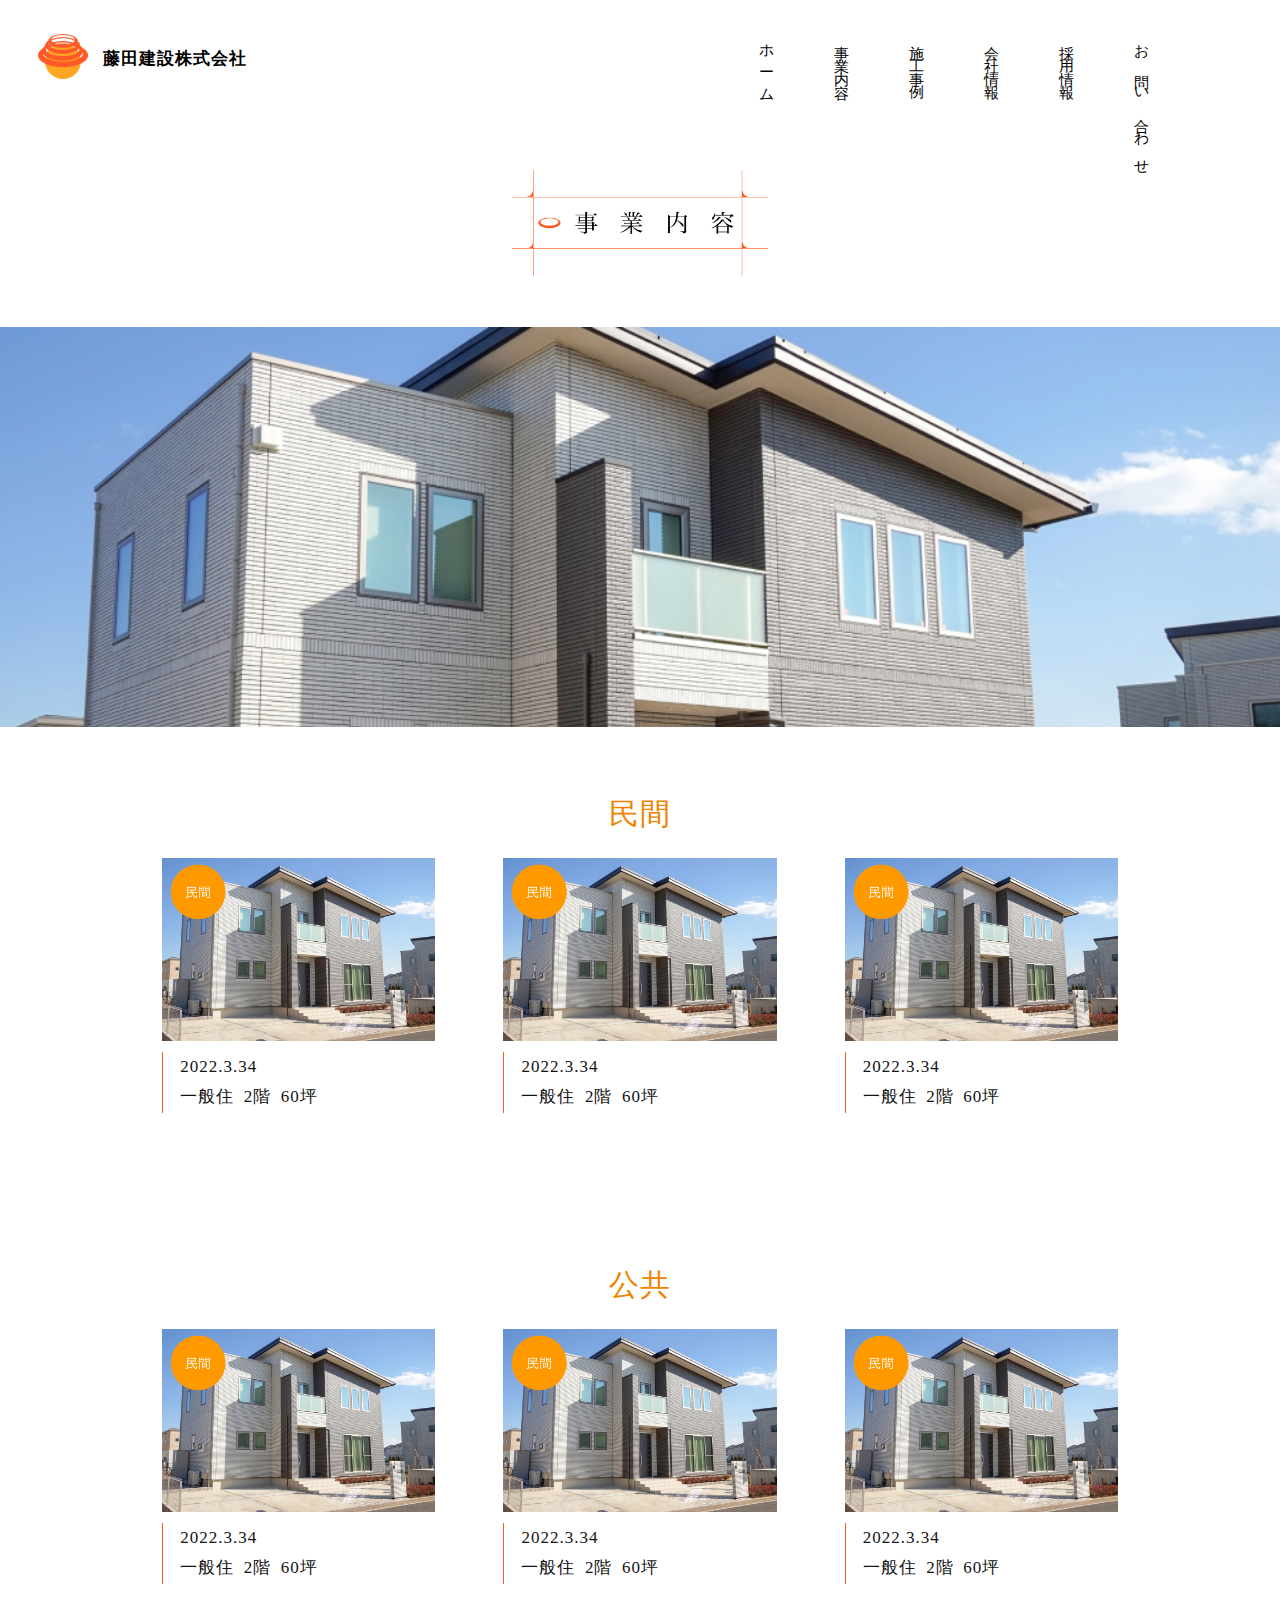
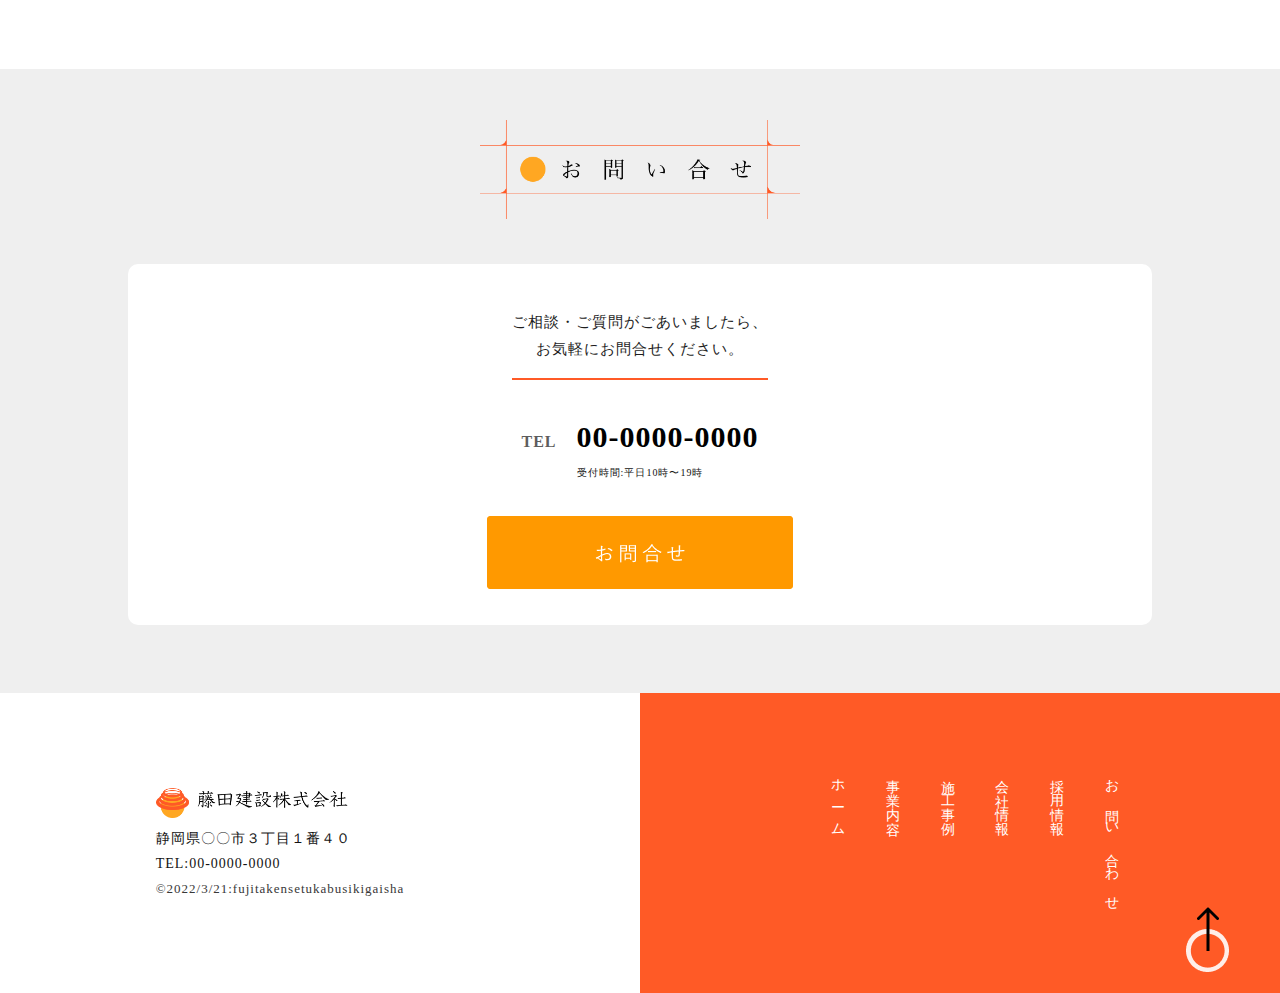
<file: works.html>
<!DOCTYPE html>

<html>

<head>
  <meta charset="UTF-8">
  <title>プログラミング教材「WithCode」</title>
  <meta name="description" content="「人生をコードと共に」というビジョンを達成するべく、皆さんのプログラミング学習をサポートします。">
  <meta name="keywords" content="IT,プログラミング,コミュニティ">
  <meta name="viewport" content="width=device-width, initial-scale=1.0">
  <meta property="og:title" content="プログラミング教材「WithCode」">
  <meta property="og:type" content="article">
  <meta property="og:url" content="https://withcode-plus.tech">
  <meta property="og:image" content="img/logo.png">
  <meta property="og:description" content="「人生をコードと共に」というビジョンを達成するべく、皆さんのプログラミング学習をサポートします。">
  <meta property="og:site_name" content="プログラミング教材">
  <link rel="icon" href="favicon.ico">
  <link rel="apple-touch-icon" sizes="180x180" href="img/logo.png">
  <link rel="stylesheet" type="text/css" href="css/reset.css">
  <link rel="stylesheet" type="text/css" href="css/works.css">
</head>
<!--body-->

<body>
  <header>
    <div class="title">
      <img src="img/jigyou.png" alt="事業内容" width=20%>
    </div>
    <div class="header-wrap">
      <div class="header-icon">
        <a href=""><img src="img/top-icon.png" alt="アイコン" width="50px"></a>
        <a href="">
          <h1>藤田建設株式会社</h1>
        </a>
      </div>
      <div class="header-text">
        <ul>
          <a href="contact.html">
            <li>お問い合わせ</li>
          </a>
          <a href="saiyou.html">
            <li>採用情報</li>
          </a>
          <a href="company.html">
            <li>会社情報</li>
          </a>
          <a href="works.html">
            <li>施工事例</li>
          </a>
          <a href="vision.html">
            <li>事業内容</li>
          </a>
          <a href="index.html">
            <li>ホーム</li>
          </a>
        </ul>
      </div>
  </header>
  <body>
    <div class="works-wrap">
    <div class="main">
        <h3>民間</h3>
      </div>
      <div class="works-img">
      <div class="works-main">
        <img src="img/works-img.jpg" alt="施工実績">
        <span>
          <p>2022.3.34
        </span><br>一般住&ensp;2階&ensp;60坪</p>
      </div>
      <div class="works-main">
        <img src="img/works-img.jpg" alt="施工実績">
        <span>
          <p>2022.3.34
        </span><br>一般住&ensp;2階&ensp;60坪</p>
      </div>
      <div class="works-main">
        <img src="img/works-img.jpg" alt="施工実績">
        <span>
          <p>2022.3.34
        </span><br>一般住&ensp;2階&ensp;60坪</p>
      </div>
      </div>
    </div>
    <div class="works-wrap">
      <div class="main">
        <h3>公共</h3>
      </div>
      <div class="works-img">
        <div class="works-main">
          <img src="img/works-img.jpg" alt="施工実績">
          <span>
            <p>2022.3.34
          </span><br>一般住&ensp;2階&ensp;60坪</p>
        </div>
        <div class="works-main">
          <img src="img/works-img.jpg" alt="施工実績">
          <span>
            <p>2022.3.34
          </span><br>一般住&ensp;2階&ensp;60坪</p>
        </div>
        <div class="works-main">
          <img src="img/works-img.jpg" alt="施工実績">
          <span>
            <p>2022.3.34
          </span><br>一般住&ensp;2階&ensp;60坪</p>
        </div>
      </div>
    </div>
        <!--フレームワーク-->
        <div class="contact-wrap">
          <div class="contact-title">
            <img src="img/contact.png" alt="お問い合わせ" width="25%">
          </div>
          <div class="contact-main">
            <h5>ご相談・ご質問がごあいましたら、<br>お気軽にお問合せください。</h5>
            <h4>TEL<span>00-0000-0000</span></h4>
            <p>受付時間:平日10時〜19時</p>
            <img src="img/contact-more.png" alt="お問い合わせ">
          </div>
        </div>
        <!--footer-->
        <div class="footer">
          <div class="footer-left">
            <img src="img/footer-icon.png" alt="アイコン" width="30%">
            <p>静岡県〇〇市３丁目１番４０<br>TEL:00-0000-0000</p>
            <span>©2022/3/21:fujitakensetukabusikigaisha</span>
          </div>
          <div class="footer-right">
            <ul>
              <a href="contact.html">
                <li>お問い合わせ</li>
              </a>
              <a href="saiyou.html">
                <li>採用情報</li>
              </a>
              <a href="company.html">
                <li>会社情報</li>
              </a>
              <a href="works.html">
                <li>施工事例</li>
              </a>
              <a href="vision.html">
                <li>事業内容</li>
              </a>
              <a href="index.html">
                <li>ホーム</li>
              </a>
            </ul>
          </div>
          <div class="top-back">
            <a href="#" id="page-top"><img src="img/top-back.png" alt="上へ"></a>
          </div>
        </div>
        </main>
        </body>
        
        </html>
</file>
<file: css/index.css>
@charset "UTF-8";

body{
  font-size: 17px;
  font-family: Yumincho;
  line-height: 1.8;
  letter-spacing: 1px;
  word-break: break-all;
  color: rgb(19, 19, 19);
}
a{
  text-decoration: none;
}
li{
  list-style: none;
}

.header-wrap{
  display: flex;
  width: 100%;
  background-image: url(../img/top-img.jpg);
  background-size:cover;
  background-repeat: no-repeat;
  height: 700px;
  margin-top: 210px;
}
.header-text{
  writing-mode: vertical-rl;
}
.header-text li:hover {
  color: #FF5A26;
}
.header-icon{
  display: flex;
  position: absolute;
  top: 2em;
  left: 3%;
}
.header-icon h1{
  color: black;
  padding: 10px 10px 10px 15px;
}
.header-text ul{
  position: absolute;
  top: 2em;
  right: 6%;
}
.header-text li{
  color: black;
  padding-right: 3rem;
  font-size: 15px;
  letter-spacing: 13px;
}
.sub-text{
  margin: 0 auto;
  padding-top: 5em;
}
.sub-text h2{
  font-size: 35px;
}
.jigyou-wrap{
  text-align: center;
  width: 100%;
}
.jigyou-title{
  margin-top: 5em;
  padding-bottom: 3em;
}
.jigyou-main{
  display: flex;
}
.jigyou-text{
  width: 100%;
  padding-top: 7em;
}
.jigyou-text h3{
  padding-bottom: 2em;
}
.jigyou-text p{
  width: 70%;
  justify-content: center;
  margin: 0 auto;
  font-size: 16px;
}
.jigyou-text img{
  padding-top: 3em;
}
.works-wrap{
  padding-top: 4em;
}
.works-title{
  text-align: center;
}
.works-back{
  width: 90%;
  margin: 0 auto;
  display: flex;
  justify-content:space-between;
  flex-wrap: wrap;
}
.works-img{
  background-image: url(../img/sekou-back.jpg);
}
.works-main{
  width: 30%;
  padding-top: 3em;
}
.works-main img{
  height: auto;
  vertical-align: bottom;
}
.works-main p{
  text-align: left;
  font-size: 14px;
  font-family: YuGothic;
  color: #383838;
  line-height: 1.5;
  padding-top: 1em;
}
.works-more{
  width: 100%;
  padding-top: 5em;
  padding-left: 6%;
  padding-bottom: 2em;
  text-align: center;
}
.saiyou-wrap{
  margin-top: 5em;
  text-align: center;
  width: 100%;
}
.saiyou-title{
  margin-bottom: 2em;
}
.saiyou-top h3{
  position: absolute;
  color: white;
  padding-top: 3rem;
  padding-left: 15%;
  font-size: 40px;
  font-weight: 100;
}
.saiyou-top img{
  width: 90%;
}
.saiyou-main{
  display: flex;
  padding-top: 1em;
  padding-left: 5%;
  padding-bottom: 3em;
}
.saiyou-main p{
  width: 40%;
  font-size: 14px;
  line-height: 2;
  text-align: left;
}
.saiyou-main img{
  padding-left: 20%;
}
.contact-wrap{
  background-color: rgb(239, 239, 239);
  text-align: center;
  padding-bottom: 4em;
}
.contact-title{
  padding-top: 3em;
  padding-bottom: 2em;
}
.contact-main{
  background-color: white;
  border-radius: 10px;
  width: 80%;
  margin: 0 auto;
}
.contact-main h5{
  padding-bottom: 1em;
  margin-bottom: 2em;
  padding-top: 3em;
  font-weight: 100;
  font-family: YuGothic;
  font-size: 15px;
  color: rgb(30, 30, 30);
  border-bottom: 2px solid #FF5A26;
  display: inline-block;
}
.contact-main h1{
  width: 30px;
}
.contact-main h4{
  font-size: 16px;
  color: rgb(93, 93, 93);
}
.contact-main span{
  color: black;
  font-size: 30px;
  padding-left: 20px;
}
.contact-main p{
  font-size: 10px;
}
.contact-main img{
  padding: 2em 0 1.5em 0;
}
.footer{
  background: linear-gradient(90deg, #ffffff 0%, #ffffff 50%, #FF5A26 50%, #FF5A26 100%);
    display: flex;
    justify-content: center;
    align-items: center;
    width: 100%;
    height: 300px;
}
.footer-left{
  width: 50%;
}

.footer-left span{
  color: #383838;
  font-size: 13px;
  padding-top: 90px;
}
.footer-right{
  writing-mode: vertical-rl;
}
.footer-right li{
  padding-left: 20%;
  color: white;
  letter-spacing: 1em;
  font-size: 14px;
}
.top-back {
  position: absolute;
  padding-top: 12em;
  right: 3em;
}
.footer-right li:hover {
  color: #383838;
}
</file>
<file: css/company.css>
@charset "UTF-8";

/*フレームワーク*/
body {
  font-size: 17px;
  font-family: Yumincho;
  line-height: 1.8;
  letter-spacing: 1px;
  word-break: break-all;
  color: rgb(19, 19, 19);
}

a {
  text-decoration: none;
}

li {
  list-style: none;
}

.title {
  text-align: center;
  padding-top: 10em;
}

.header-wrap {
  background-position: center;
  background-image: url(../img/kaisya-topimg.jpg);
  background-size: contain;
  background-repeat: no-repeat;
  height: 400px;
  margin-top: 40px;
}

.header-text {
  writing-mode: vertical-rl;
}

.header-text li:hover {
  color: #FF5A26;
}

.header-icon {
  display: flex;
  position: absolute;
  top: 2em;
  left: 3%;
}

.header-icon h1 {
  color: black;
  padding: 10px 10px 10px 15px;
}

.header-text ul {
  position: absolute;
  top: 2em;
  right: 6%;
}

.header-text li {
  color: black;
  padding-right: 3rem;
  font-size: 15px;
  letter-spacing: 13px;
}


.contact-wrap {
  background-color: rgb(239, 239, 239);
  text-align: center;
  padding-bottom: 4em;
}

.contact-title {
  padding-top: 3em;
  padding-bottom: 2em;
}

.contact-main {
  background-color: white;
  border-radius: 10px;
  width: 80%;
  margin: 0 auto;
}

.contact-main h5 {
  padding-bottom: 1em;
  margin-bottom: 2em;
  padding-top: 3em;
  font-weight: 100;
  font-family: YuGothic;
  font-size: 15px;
  color: rgb(30, 30, 30);
  border-bottom: 2px solid #FF5A26;
  display: inline-block;
}

.contact-main h1 {
  width: 30px;
}

.contact-main h4 {
  font-size: 16px;
  color: rgb(93, 93, 93);
}

.contact-main span {
  color: black;
  font-size: 30px;
  padding-left: 20px;
}

.contact-main p {
  font-size: 10px;
}

.contact-main img {
  padding: 2em 0 1.5em 0;
}

.footer {
  background: linear-gradient(90deg, #ffffff 0%, #ffffff 50%, #FF5A26 50%, #FF5A26 100%);
  display: flex;
  justify-content: center;
  align-items: center;
  width: 100%;
  height: 300px;
}

.footer-left {
  width: 50%;
  font-size: 14px;
}

.footer-left span {
  color: #383838;
  font-size: 13px;
  padding-top: 90px;
}

.footer-right {
  writing-mode: vertical-rl;
}

.footer-right li {
  padding-left: 20%;
  color: white;
  letter-spacing: 1em;
  font-size: 14px;
}

.footer-right li:hover {
  color: #383838;
}

.top-back {
  position: absolute;
  padding-top: 12em;
  right: 3em;
}

/*フレームワーク*/

/*変更点*/
#table01 tr {
  border-bottom: 1px solid #b5b1b1;
}
#table01 th,
#table01 td {
  padding: 24px 0;
  border: none;
}
.comsept{
  padding-top: 3em;
}
#table01 th {
  width: 30%;
}
@media only screen and (max-width: 480px) {

  #table01 th,
  #table01 td {
    width: 100%;
    display: block;
  }

  #table01 th {
    width: 100%;
  }

  #table01 td {
    padding-top: 0;
  }
}
#table01 {
  margin: 0 auto;
}
.comsept-wrap h3{
  padding-top: 3em;
  text-align: center;
  border-bottom: 3px #FF5A26 solid;
  width: 90px;
  margin: 0 auto;
}
.acses h3 {
  padding-top: 3em;
  margin-bottom: 4em;
  text-align: center;
}
.acses{
  text-align: center;
  margin-bottom: 4em;
}
</file>
<file: css/contact.css>
/*フレームワーク*/
body {
  font-size: 17px;
  font-family: Yumincho;
  line-height: 1.8;
  letter-spacing: 1px;
  word-break: break-all;
  color: rgb(19, 19, 19);
  width: 100%;
}

a {
  text-decoration: none;
}

li {
  list-style: none;
}

.title {
  text-align: center;
  padding-top: 10em;
}

.header-wrap {
  display: flex;
  width: 100%;
  background-image: url(../img/cintact-topimg.jpg);
  background-size: cover;
  background-repeat: no-repeat;
  height: 400px;
  margin-top: 40px;
}

.header-text {
  writing-mode: vertical-rl;
}

.header-text li:hover {
  color: #FF5A26;
}

.header-icon {
  display: flex;
  position: absolute;
  top: 2em;
  left: 3%;
}

.header-icon h1 {
  color: black;
  padding: 10px 10px 10px 15px;
}

.header-text ul {
  position: absolute;
  top: 2em;
  right: 6%;
}

.header-text li {
  color: black;
  padding-right: 3rem;
  font-size: 15px;
  letter-spacing: 13px;
}

.footer {
  background: linear-gradient(90deg, #ffffff 0%, #ffffff 50%, #FF5A26 50%, #FF5A26 100%);
  display: flex;
  justify-content: center;
  align-items: center;
  width: 100%;
  height: 300px;
}

.footer-left {
  width: 50%;
  font-size: 14px;
}

.footer-left span {
  color: #383838;
  font-size: 13px;
  padding-top: 90px;
}

.footer-right {
  writing-mode: vertical-rl;
}

.footer-right li {
  padding-left: 20%;
  color: white;
  letter-spacing: 1em;
  font-size: 14px;
}

.footer-right li:hover {
  color: #383838;
}

.top-back {
  position: absolute;
  padding-top: 12em;
  right: 3em;
}

/*フレームワーク*/
.main{
  padding-top: 4em;
  text-align: center;
}
.main h3{
  margin: 0 auto;
  font-weight: 500;
  padding-top: 3em;
  padding-bottom: 3em;
  font-size: 18px;
  width: 30%;
}
#contact {
  background: rgb(255, 255, 255);
}
#contact h2 {
  padding: 5% 0;
  margin: 0;
}
.form {
  width: 70%;
  margin: 0 auto;
}
label {
  display: inline-block;
  width: 10%;
  line-height: 2;
}

input,
textarea {
  box-sizing: border-box;
  border: solid rgb(255, 94, 0) 1px;
  width: 60%;
  margin-bottom: 2.5%;
}

input {
  padding: 1%;
}

textarea {
  vertical-align: top;
  height: 200px;
}
.button {
  text-align: center;
}

.button_submit {
  padding: 1.5% 5%;
  background-color: #FF5A26;
  margin: 5% 0;
  font-weight: bold;
  border: none;
  color: #fff;
  border-radius: 7px;
}
.button_submit:hover{
  background-color: rgb(255, 224, 98);
  color: #383838;
}
</file>
<file: css/saiyou.css>
@charset "UTF-8";

/*フレームワーク*/
body {
  font-size: 17px;
  font-family: Yumincho;
  line-height: 1.8;
  letter-spacing: 1px;
  word-break: break-all;
  color: rgb(19, 19, 19);
}

a {
  text-decoration: none;
}

li {
  list-style: none;
}

.title {
  text-align: center;
  padding-top: 10em;
}

.header-wrap {
  display: flex;
  width: 100%;
  background-image: url(../img/sinnyuu-topimg.jpg);
  background-size: cover;
  background-repeat: no-repeat;
  height: 400px;
  margin-top: 40px;
}

.header-text {
  writing-mode: vertical-rl;
}

.header-text li:hover {
  color: #FF5A26;
}

.header-icon {
  display: flex;
  position: absolute;
  top: 2em;
  left: 3%;
}

.header-icon h1 {
  color: black;
  padding: 10px 10px 10px 15px;
}

.header-text ul {
  position: absolute;
  top: 2em;
  right: 6%;
}

.header-text li {
  color: black;
  padding-right: 3rem;
  font-size: 15px;
  letter-spacing: 13px;
}


.contact-wrap {
  background-color: rgb(239, 239, 239);
  text-align: center;
  padding-bottom: 4em;
}

.contact-title {
  padding-top: 3em;
  padding-bottom: 2em;
}

.contact-main {
  background-color: white;
  border-radius: 10px;
  width: 80%;
  margin: 0 auto;
}

.contact-main h5 {
  padding-bottom: 1em;
  margin-bottom: 2em;
  padding-top: 3em;
  font-weight: 100;
  font-family: YuGothic;
  font-size: 15px;
  color: rgb(30, 30, 30);
  border-bottom: 2px solid #FF5A26;
  display: inline-block;
}

.contact-main h1 {
  width: 30px;
}

.contact-main h4 {
  font-size: 16px;
  color: rgb(93, 93, 93);
}

.contact-main span {
  color: black;
  font-size: 30px;
  padding-left: 20px;
}

.contact-main p {
  font-size: 10px;
}

.contact-main img {
  padding: 2em 0 1.5em 0;
}

.footer {
  background: linear-gradient(90deg, #ffffff 0%, #ffffff 50%, #FF5A26 50%, #FF5A26 100%);
  display: flex;
  justify-content: center;
  align-items: center;
  width: 100%;
  height: 300px;
}

.footer-left {
  width: 50%;
  font-size: 14px;
}

.footer-left span {
  color: #383838;
  font-size: 13px;
  padding-top: 90px;
}

.footer-right {
  writing-mode: vertical-rl;
}

.footer-right li {
  padding-left: 20%;
  color: white;
  letter-spacing: 1em;
  font-size: 14px;
}

.footer-right li:hover {
  color: #383838;
}

.top-back {
  position: absolute;
  padding-top: 12em;
  right: 3em;
}

/*フレームワーク*/

/*変更点*/
.saiyou-img{
  text-align: center;
  padding-top: 3em;
}
.ancate-text{
  display: flex;
}
.saiyou-top{
  width: 40%;
  font-size: 14px;
  margin: 0 auto;
  padding: 1rem 1.5rem;
  border: 6px double #FF5A26;
  margin-top: 3em;
  }
.saiyou-top h3{
  font-size: 19px;
  text-align: center;
  padding-top: 1em;
  padding-bottom: 1em;
}
.saiyou-jinzai{
  text-align: center;
  margin-top: 5em;
}
.saiyou-jinzai h3{
  font-size: 20px;
  padding-bottom: 1em;
  padding-top: 3em;
  text-align: center;
  border-bottom: 3px #FF5A26 solid;
  width: 110px;
  margin: 0 auto;
}
.saiyou-jinzai p{
  padding-top: 4em;
  padding-bottom: 6em;
  text-align: left;
  margin: 0 auto;
  width: 50%;
  font-size: 15px;
  line-height: 2em;
  color: #383838;
}
.ancate-wrap{
  height: 500px;
}
.ancate h3{
  padding-bottom: 1em;
  padding-top: 3em;
  font-size: 20px;
  text-align: center;
  border-bottom: 3px #FF5A26 solid;
  width: 130px;
  margin: 0 auto;
  margin-bottom: 2em;
}
.ancate-wrap{
  background-image: url(../img/sekou-back.jpg);
  height: 900px;
}
.ancate-text{
  padding-bottom: 3em;
  padding-left: 19%;
  padding-top: 1em;
}
.d{
  width: 13rem;
}
.ancate-text h3{
  width: 10%;
  padding-left: 4em;
}
.ancate-text p{
  width: 35%;
  padding-left: 2em;
  text-align: left;
}
.ancate-more{
  text-align: center;
  padding: 6em;
}
</file>
<file: css/vision.css>
@charset "UTF-8";

/*フレームワーク*/
body {
  font-size: 17px;
  font-family: Yumincho;
  line-height: 1.8;
  letter-spacing: 1px;
  word-break: break-all;
  color: rgb(19, 19, 19);
}

a {
  text-decoration: none;
}

li {
  list-style: none;
}
.title{
  text-align: center;
  padding-top: 10em;
}
.header-wrap {
  display: flex;
  width: 100%;
  background-image: url(../img/jigyou-topimg.jpg);
  background-size: cover;
  background-repeat: no-repeat;
  height: 400px;
  margin-top: 40px;
}

.header-text {
  writing-mode: vertical-rl;
}
.header-text li:hover{
  color: #FF5A26;
}
.header-icon {
  display: flex;
  position: absolute;
  top: 2em;
  left: 3%;
}

.header-icon h1 {
  color: black;
  padding: 10px 10px 10px 15px;
}

.header-text ul {
  position: absolute;
  top: 2em;
  right: 6%;
}

.header-text li {
  color: black;
  padding-right: 3rem;
  font-size: 15px;
  letter-spacing: 13px;
}


.contact-wrap {
  background-color: rgb(239, 239, 239);
  text-align: center;
  padding-bottom: 4em;
}

.contact-title {
  padding-top: 3em;
  padding-bottom: 2em;
}

.contact-main {
  background-color: white;
  border-radius: 10px;
  width: 80%;
  margin: 0 auto;
}

.contact-main h5 {
  padding-bottom: 1em;
  margin-bottom: 2em;
  padding-top: 3em;
  font-weight: 100;
  font-family: YuGothic;
  font-size: 15px;
  color: rgb(30, 30, 30);
  border-bottom: 2px solid #FF5A26;
  display: inline-block;
}

.contact-main h1 {
  width: 30px;
}

.contact-main h4 {
  font-size: 16px;
  color: rgb(93, 93, 93);
}

.contact-main span {
  color: black;
  font-size: 30px;
  padding-left: 20px;
}

.contact-main p {
  font-size: 10px;
}

.contact-main img {
  padding: 2em 0 1.5em 0;
}

.footer {
  background: linear-gradient(90deg, #ffffff 0%, #ffffff 50%, #FF5A26 50%, #FF5A26 100%);
  display: flex;
  justify-content: center;
  align-items: center;
  width: 100%;
  height: 300px;
}

.footer-left {
  width: 50%;
  font-size: 14px;
}

.footer-left span {
  color: #383838;
  font-size: 13px;
  padding-top: 90px;
}

.footer-right {
  writing-mode: vertical-rl;
}

.footer-right li {
  padding-left: 20%;
  color: white;
  letter-spacing: 1em;
  font-size: 14px;
}
.footer-right li:hover {
  color: #383838;
}
.top-back{
  position: absolute;
  padding-top: 12em;
  right: 3em;
}
/*フレームワーク*/

/*変更点*/
.jigyou-top{
  text-align: center;
  padding-top: 3em;
  padding-bottom: 5em;
}
.jigyou-top p{
  width: 40%;
  text-align: left;
  margin: 0 auto;
  font-size: 14px;
  padding-top: 2em;
}
.doboku-title{
  text-align: right;
}
.doboku-title img{
  vertical-align: top;
  padding-left: 3em;
}
.doboku-text{
  text-align: left;
  width: 50%;
  margin: 0 auto;
  padding-top: 4em;
  padding-bottom: 6em;
}
.kentiku-title {
  text-align: left;
}

.kentiku-title img {
  vertical-align: top;
  padding-right: 2em;
}

.kentiku-text {
  text-align: left;
  width: 50%;
  margin: 0 auto;
  padding-top: 4em;
  padding-bottom: 6em;
}
</file>
<file: css/works.css>
@charset "UTF-8";

/*フレームワーク*/
body {
  font-size: 17px;
  font-family: Yumincho;
  line-height: 1.8;
  letter-spacing: 1px;
  word-break: break-all;
  color: rgb(19, 19, 19);
}

a {
  text-decoration: none;
}

li {
  list-style: none;
}

.title {
  text-align: center;
  padding-top: 10em;
}

.header-wrap {
  display: flex;
  width: 100%;
  background-image: url(../img/works-topimg.jpg);
  background-size: cover;
  background-repeat: no-repeat;
  height: 400px;
  margin-top: 40px;
}

.header-text {
  writing-mode: vertical-rl;
}

.header-text li:hover {
  color: #FF5A26;
}

.header-icon {
  display: flex;
  position: absolute;
  top: 2em;
  left: 3%;
}

.header-icon h1 {
  color: black;
  padding: 10px 10px 10px 15px;
}

.header-text ul {
  position: absolute;
  top: 2em;
  right: 6%;
}

.header-text li {
  color: black;
  padding-right: 3rem;
  font-size: 15px;
  letter-spacing: 13px;
}


.contact-wrap {
  background-color: rgb(239, 239, 239);
  text-align: center;
  padding-bottom: 4em;
}

.contact-title {
  padding-top: 3em;
  padding-bottom: 2em;
}

.contact-main {
  background-color: white;
  border-radius: 10px;
  width: 80%;
  margin: 0 auto;
}

.contact-main h5 {
  padding-bottom: 1em;
  margin-bottom: 2em;
  padding-top: 3em;
  font-weight: 100;
  font-family: YuGothic;
  font-size: 15px;
  color: rgb(30, 30, 30);
  border-bottom: 2px solid #FF5A26;
  display: inline-block;
}

.contact-main h1 {
  width: 30px;
}

.contact-main h4 {
  font-size: 16px;
  color: rgb(93, 93, 93);
}

.contact-main span {
  color: black;
  font-size: 30px;
  padding-left: 20px;
}

.contact-main p {
  font-size: 10px;
}

.contact-main img {
  padding: 2em 0 1.5em 0;
}

.footer {
  background: linear-gradient(90deg, #ffffff 0%, #ffffff 50%, #FF5A26 50%, #FF5A26 100%);
  display: flex;
  justify-content: center;
  align-items: center;
  width: 100%;
  height: 300px;
}

.footer-left {
  width: 50%;
  font-size: 14px;
}

.footer-left span {
  color: #383838;
  font-size: 13px;
  padding-top: 90px;
}

.footer-right {
  writing-mode: vertical-rl;
}

.footer-right li {
  padding-left: 20%;
  color: white;
  letter-spacing: 1em;
  font-size: 14px;
}

.footer-right li:hover {
  color: #383838;
}

.top-back {
  position: absolute;
  padding-top: 12em;
  right: 3em;
}

/*フレームワーク*/

/*変更点*/
.works-wrap{
  width: 100%;
  margin-bottom: 5em;
}
.main h3{
  padding-top: 2em;
  text-align: center;
  font-size: 30px;
  font-weight: 500;
  color: #ef8400;
}
.works-img{
  text-align: center;
  justify-content: space-between;
  display: flex;
  width: 80%;
  margin: 0 auto;
}
.works-main{
  padding-top: 1em;
  display: inline-block;
}
.works-main img{
  width: 80%;
}
.works-main p{
  text-align: left;
  border-left: 1px solid #FF5A26;
  padding-left: 1em;
  margin-left: 10%;
}
</file>
